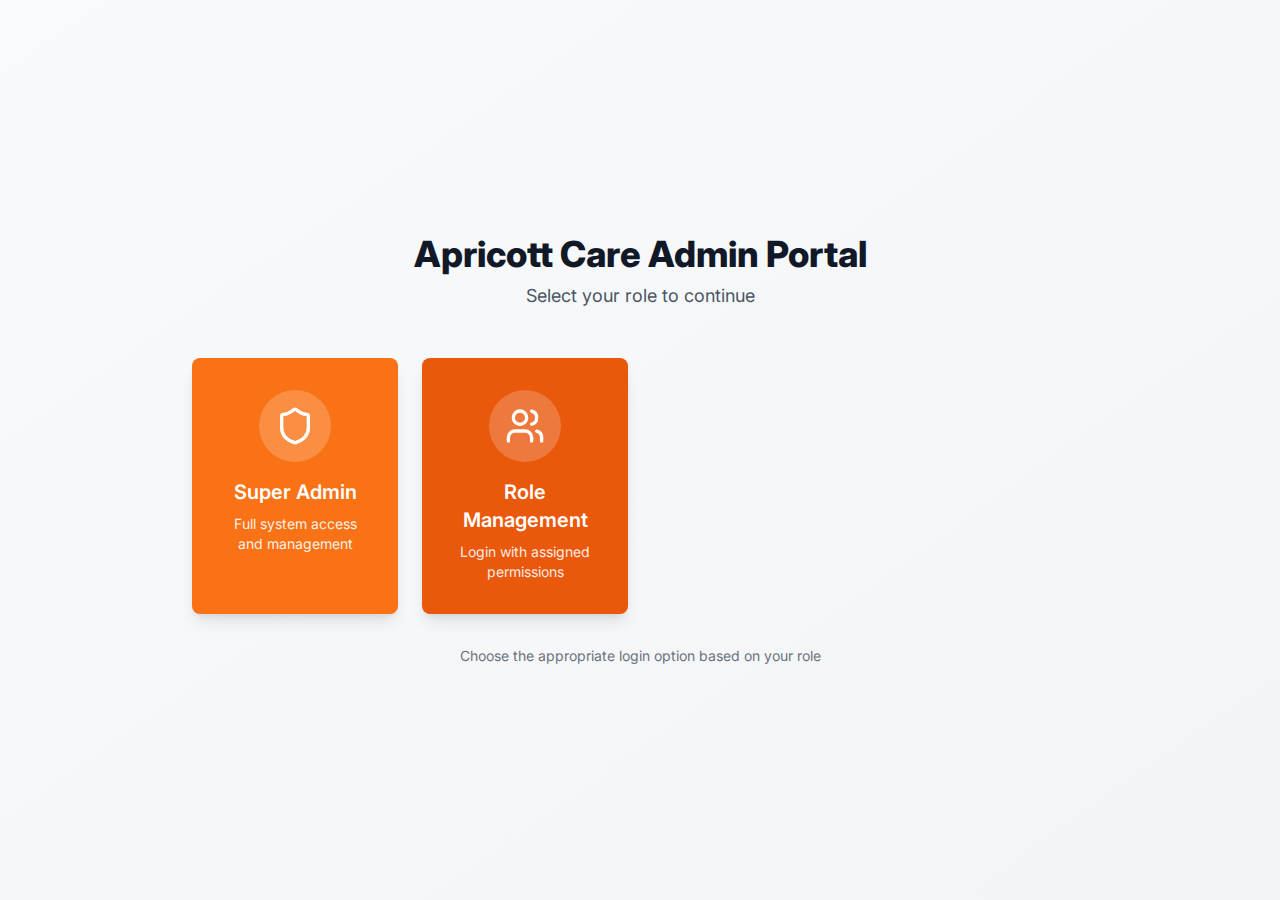
<file: index.html>
<!doctype html>
<html lang="en">
  <head>
    <meta charset="UTF-8" />
    <link rel="icon" type="image/png" href="/favicon.png" />
    <meta name="viewport" content="width=device-width, initial-scale=1.0" />
    <title>Apricott Care - Admin</title>
    <link href="https://fonts.googleapis.com/css2?family=Inter:wght@400;500;600;700&display=swap" rel="stylesheet">
    <script type="module" crossorigin src="/assets/index-Ds_fdw_6.js"></script>
    <link rel="stylesheet" crossorigin href="/assets/index-j26a3eAd.css">
  </head>
  <body>
    <div id="root"></div>
  </body>
</html>
</file>
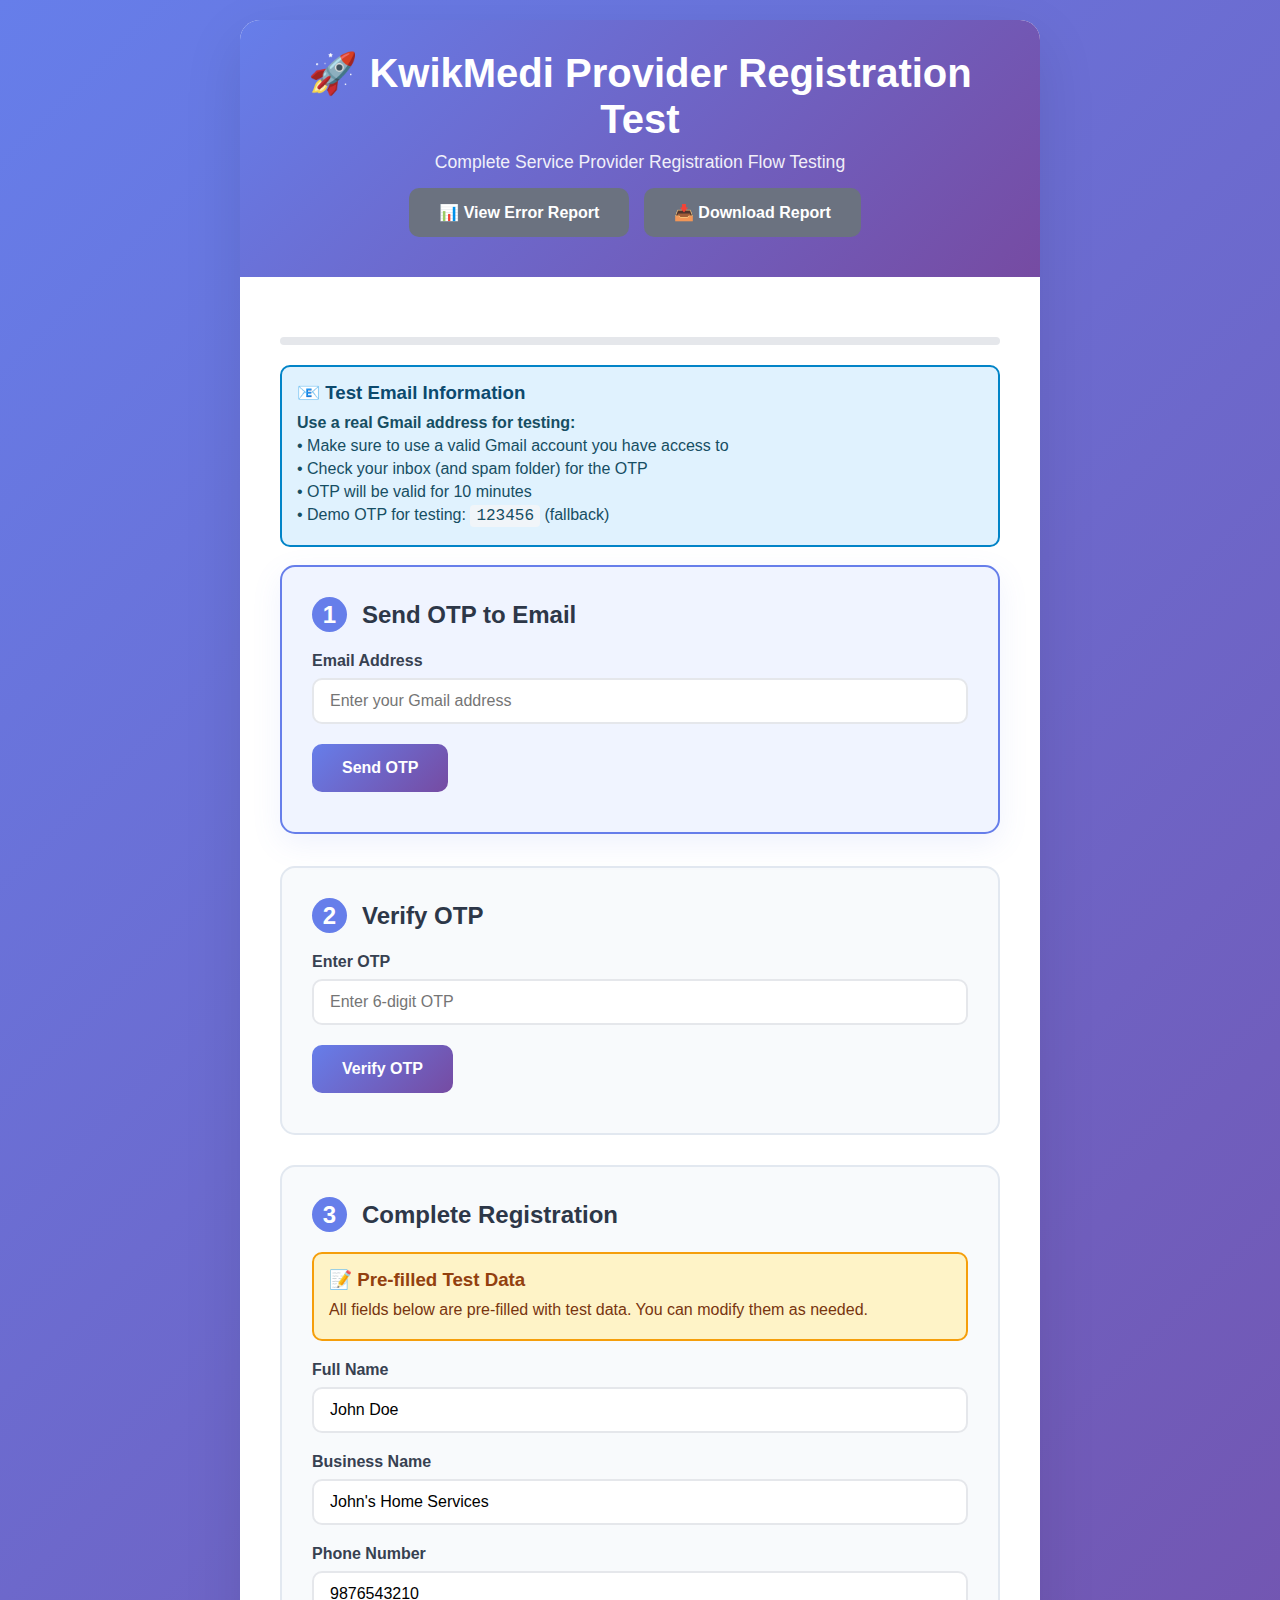
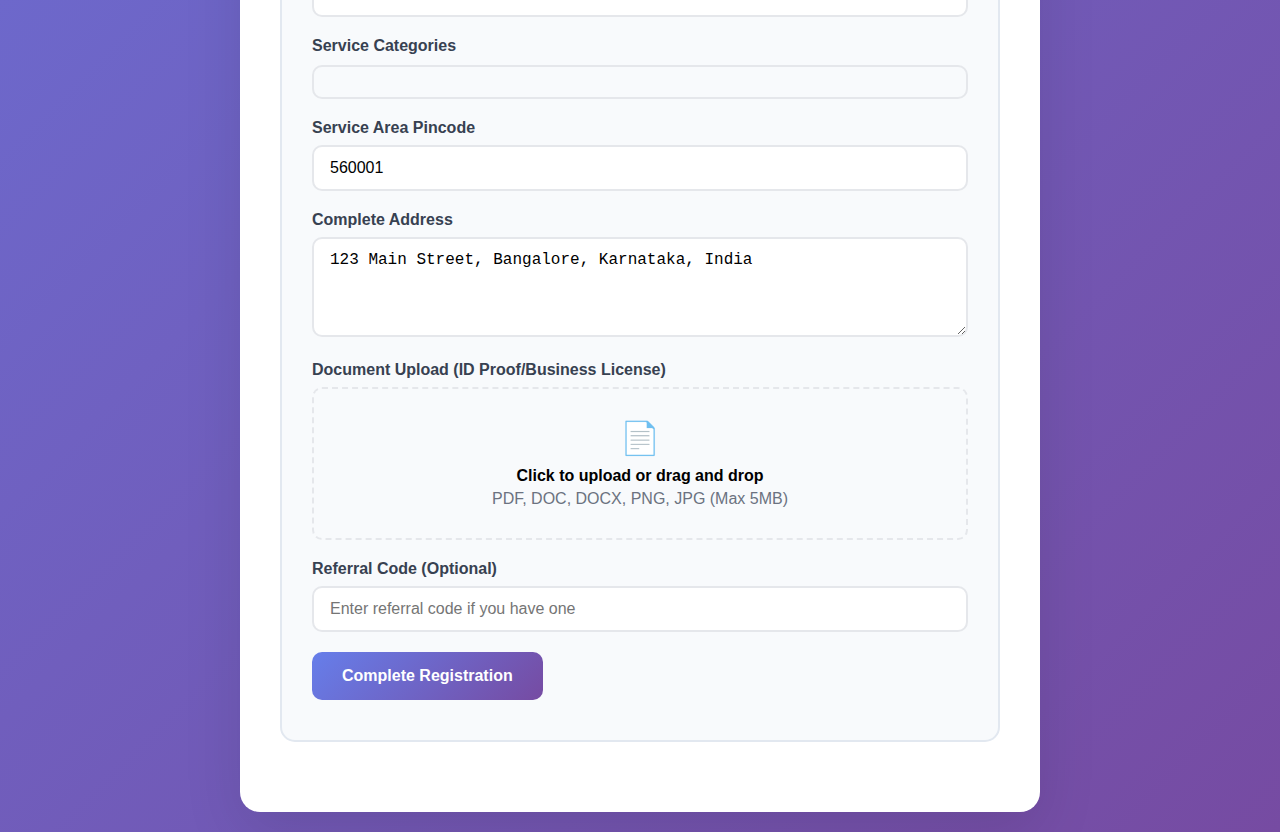
<file: test_provider_full_registration.html>
<!DOCTYPE html>
<html lang="en">
<head>
    <meta charset="UTF-8">
    <meta name="viewport" content="width=device-width, initial-scale=1.0">
    <title>KwikMedi - Service Provider Full Registration Test</title>
    <style>
        * {
            margin: 0;
            padding: 0;
            box-sizing: border-box;
        }

        body {
            font-family: 'Segoe UI', Tahoma, Geneva, Verdana, sans-serif;
            background: linear-gradient(135deg, #667eea 0%, #764ba2 100%);
            min-height: 100vh;
            padding: 20px;
        }

        .container {
            max-width: 800px;
            margin: 0 auto;
            background: white;
            border-radius: 20px;
            box-shadow: 0 20px 60px rgba(0, 0, 0, 0.1);
            overflow: hidden;
        }

        .header {
            background: linear-gradient(135deg, #667eea 0%, #764ba2 100%);
            color: white;
            text-align: center;
            padding: 30px;
        }

        .header h1 {
            font-size: 2.5rem;
            margin-bottom: 10px;
            font-weight: 700;
        }

        .header p {
            font-size: 1.1rem;
            opacity: 0.9;
        }

        .content {
            padding: 40px;
        }

        .step {
            background: #f8fafc;
            border: 2px solid #e2e8f0;
            border-radius: 15px;
            padding: 30px;
            margin-bottom: 30px;
            transition: all 0.3s ease;
        }

        .step.active {
            border-color: #667eea;
            background: #f0f4ff;
            transform: translateY(-2px);
            box-shadow: 0 10px 30px rgba(102, 126, 234, 0.1);
        }

        .step h2 {
            color: #2d3748;
            margin-bottom: 20px;
            font-size: 1.5rem;
            display: flex;
            align-items: center;
        }

        .step-number {
            background: #667eea;
            color: white;
            width: 35px;
            height: 35px;
            border-radius: 50%;
            display: flex;
            align-items: center;
            justify-content: center;
            margin-right: 15px;
            font-weight: bold;
        }

        .form-group {
            margin-bottom: 20px;
        }

        label {
            display: block;
            margin-bottom: 8px;
            font-weight: 600;
            color: #374151;
        }

        input, textarea, select {
            width: 100%;
            padding: 12px 16px;
            border: 2px solid #e5e7eb;
            border-radius: 10px;
            font-size: 1rem;
            transition: all 0.3s ease;
            background: white;
        }

        input:focus, textarea:focus, select:focus {
            outline: none;
            border-color: #667eea;
            box-shadow: 0 0 0 3px rgba(102, 126, 234, 0.1);
        }

        textarea {
            resize: vertical;
            min-height: 100px;
        }

        .checkbox-group {
            display: grid;
            grid-template-columns: repeat(auto-fit, minmax(200px, 1fr));
            gap: 10px;
            margin-top: 10px;
            max-height: 200px;
            overflow-y: auto;
            border: 2px solid #e5e7eb;
            border-radius: 10px;
            padding: 15px;
        }

        .checkbox-item {
            display: flex;
            align-items: center;
            padding: 8px;
            border-radius: 8px;
            transition: background-color 0.2s;
        }

        .checkbox-item:hover {
            background-color: #f3f4f6;
        }

        .checkbox-item input[type="checkbox"] {
            width: auto;
            margin-right: 10px;
            transform: scale(1.2);
        }

        .checkbox-item label {
            margin: 0;
            cursor: pointer;
            font-weight: 500;
        }

        .btn {
            background: linear-gradient(135deg, #667eea 0%, #764ba2 100%);
            color: white;
            padding: 15px 30px;
            border: none;
            border-radius: 10px;
            font-size: 1rem;
            font-weight: 600;
            cursor: pointer;
            transition: all 0.3s ease;
            margin-right: 10px;
            margin-bottom: 10px;
        }

        .btn:hover {
            transform: translateY(-2px);
            box-shadow: 0 10px 20px rgba(102, 126, 234, 0.3);
        }

        .btn:disabled {
            opacity: 0.5;
            cursor: not-allowed;
            transform: none;
            box-shadow: none;
        }

        .btn-secondary {
            background: #6b7280;
        }

        .btn-secondary:hover {
            background: #4b5563;
            box-shadow: 0 10px 20px rgba(107, 114, 128, 0.3);
        }

        .response {
            margin-top: 20px;
            padding: 15px;
            border-radius: 10px;
            font-weight: 500;
        }

        .response.success {
            background: #d1fae5;
            color: #065f46;
            border: 2px solid #10b981;
        }

        .response.error {
            background: #fee2e2;
            color: #991b1b;
            border: 2px solid #ef4444;
        }

        .response.info {
            background: #dbeafe;
            color: #1e40af;
            border: 2px solid #3b82f6;
        }

        .loading {
            display: inline-block;
            width: 20px;
            height: 20px;
            border: 3px solid #f3f3f3;
            border-top: 3px solid #667eea;
            border-radius: 50%;
            animation: spin 1s linear infinite;
            margin-right: 10px;
        }

        @keyframes spin {
            0% { transform: rotate(0deg); }
            100% { transform: rotate(360deg); }
        }

        .progress-bar {
            width: 100%;
            height: 8px;
            background: #e5e7eb;
            border-radius: 4px;
            margin: 20px 0;
            overflow: hidden;
        }

        .progress-fill {
            height: 100%;
            background: linear-gradient(135deg, #667eea 0%, #764ba2 100%);
            border-radius: 4px;
            transition: width 0.3s ease;
        }

        .file-upload {
            border: 2px dashed #e5e7eb;
            border-radius: 10px;
            padding: 30px;
            text-align: center;
            transition: all 0.3s ease;
            cursor: pointer;
        }

        .file-upload:hover {
            border-color: #667eea;
            background: #f8fafc;
        }

        .file-upload.dragover {
            border-color: #667eea;
            background: #f0f4ff;
        }

        .test-data {
            background: #fef3c7;
            border: 2px solid #f59e0b;
            border-radius: 10px;
            padding: 15px;
            margin-bottom: 20px;
        }

        .test-data h3 {
            color: #92400e;
            margin-bottom: 10px;
        }

        .test-data p {
            color: #78350f;
            margin: 5px 0;
        }

        .demo-email {
            background: #e0f2fe;
            border: 2px solid #0284c7;
            border-radius: 10px;
            padding: 15px;
            margin-bottom: 20px;
        }

        .demo-email h3 {
            color: #0c4a6e;
            margin-bottom: 10px;
        }

        .demo-email p {
            color: #164e63;
            margin: 5px 0;
        }

        .demo-email code {
            background: #f1f5f9;
            padding: 2px 6px;
            border-radius: 4px;
            font-family: 'Courier New', monospace;
        }
    </style>
</head>
<body>
    <div class="container">
        <div class="header">
            <h1>🚀 KwikMedi Provider Registration Test</h1>
            <p>Complete Service Provider Registration Flow Testing</p>
            <div style="margin-top: 15px;">
                <button class="btn btn-secondary" onclick="displayErrorReport()" style="margin-right: 10px;">📊 View Error Report</button>
                <button class="btn btn-secondary" onclick="downloadErrorReport()">📥 Download Report</button>
            </div>
        </div>

        <div class="content">
            <!-- Progress Bar -->
            <div class="progress-bar">
                <div class="progress-fill" id="progressFill" style="width: 0%"></div>
            </div>

            <!-- Demo Email Information -->
            <div class="demo-email">
                <h3>📧 Test Email Information</h3>
                <p><strong>Use a real Gmail address for testing:</strong></p>
                <p>• Make sure to use a valid Gmail account you have access to</p>
                <p>• Check your inbox (and spam folder) for the OTP</p>
                <p>• OTP will be valid for 10 minutes</p>
                <p>• Demo OTP for testing: <code>123456</code> (fallback)</p>
            </div>

            <!-- Step 1: Send OTP -->
            <div class="step active" id="step1">
                <h2><span class="step-number">1</span>Send OTP to Email</h2>
                
                <div class="form-group">
                    <label for="email">Email Address</label>
                    <input type="email" id="email" placeholder="Enter your Gmail address" required>
                </div>

                <button class="btn" onclick="sendOTP()">
                    <span id="sendOTPLoader"></span>
                    Send OTP
                </button>

                <div id="otpResponse" class="response" style="display: none;"></div>
            </div>

            <!-- Step 2: Verify OTP -->
            <div class="step" id="step2">
                <h2><span class="step-number">2</span>Verify OTP</h2>
                
                <div class="form-group">
                    <label for="otp">Enter OTP</label>
                    <input type="text" id="otp" placeholder="Enter 6-digit OTP" maxlength="6">
                </div>

                <button class="btn" onclick="verifyOTP()">
                    <span id="verifyOTPLoader"></span>
                    Verify OTP
                </button>

                <div id="verifyResponse" class="response" style="display: none;"></div>
            </div>

            <!-- Step 3: Complete Registration -->
            <div class="step" id="step3">
                <h2><span class="step-number">3</span>Complete Registration</h2>
                
                <div class="test-data">
                    <h3>📝 Pre-filled Test Data</h3>
                    <p>All fields below are pre-filled with test data. You can modify them as needed.</p>
                </div>

                <form id="registrationForm">
                    <div class="form-group">
                        <label for="name">Full Name</label>
                        <input type="text" id="name" name="name" value="John Doe" required>
                    </div>

                    <div class="form-group">
                        <label for="business_name">Business Name</label>
                        <input type="text" id="business_name" name="business_name" value="John's Home Services" required>
                    </div>

                    <div class="form-group">
                        <label for="phone_number">Phone Number</label>
                        <input type="tel" id="phone_number" name="phone_number" value="9876543210" required>
                    </div>

                    <div class="form-group">
                        <label for="service_type">Service Categories</label>
                        <div class="checkbox-group" id="serviceTypesContainer">
                            <!-- Service types will be loaded dynamically -->
                        </div>
                    </div>

                    <div class="form-group">
                        <label for="pincode">Service Area Pincode</label>
                        <input type="text" id="pincode" name="pincode" value="560001" maxlength="6" required>
                    </div>

                    <div class="form-group">
                        <label for="address">Complete Address</label>
                        <textarea id="address" name="address" required>123 Main Street, Bangalore, Karnataka, India</textarea>
                    </div>

                    <div class="form-group">
                        <label for="document">Document Upload (ID Proof/Business License)</label>
                        <div class="file-upload" onclick="document.getElementById('document').click()">
                            <input type="file" id="document" name="document" accept=".pdf,.doc,.docx,.png,.jpg,.jpeg" style="display: none;" onchange="handleFileUpload(this)">
                            <div id="fileUploadText">
                                <div style="font-size: 2rem; margin-bottom: 10px;">📄</div>
                                <p><strong>Click to upload or drag and drop</strong></p>
                                <p style="color: #6b7280; margin-top: 5px;">PDF, DOC, DOCX, PNG, JPG (Max 5MB)</p>
                            </div>
                        </div>
                    </div>

                    <div class="form-group">
                        <label for="referral">Referral Code (Optional)</label>
                        <input type="text" id="referral" name="referral" placeholder="Enter referral code if you have one">
                    </div>

                    <button type="button" class="btn" onclick="completeRegistration()">
                        <span id="registerLoader"></span>
                        Complete Registration
                    </button>
                </form>

                <div id="registerResponse" class="response" style="display: none;"></div>
            </div>

            <!-- Step 4: Results -->
            <div class="step" id="step4" style="display: none;">
                <h2><span class="step-number">✓</span>Registration Complete!</h2>
                <div class="response success">
                    <p><strong>🎉 Congratulations!</strong></p>
                    <p>Your service provider registration has been completed successfully!</p>
                    <p>Please wait for admin approval to start receiving service requests.</p>
                </div>

                <button class="btn btn-secondary" onclick="resetTest()">Reset Test</button>
            </div>

            <!-- Error Report Section -->
            <div class="step" id="errorReportSection" style="display: none;">
                <h2><span class="step-number">📊</span>Error Report & Diagnostics</h2>
                
                <div class="test-data">
                    <h3>🔍 Known Issues & Solutions</h3>
                    <div style="text-align: left;">
                        <p><strong>1. CORS Issues:</strong></p>
                        <ul style="margin-left: 20px; margin-bottom: 15px;">
                            <li>Error: "Load failed" or "CORS policy" errors</li>
                            <li>Solution: Ensure backend server is running with CORS enabled</li>
                            <li>Check: Backend should be accessible at http://localhost:5001</li>
                        </ul>
                        
                        <p><strong>2. Network Connectivity:</strong></p>
                        <ul style="margin-left: 20px; margin-bottom: 15px;">
                            <li>Error: "Failed to fetch" or connection refused</li>
                            <li>Solution: Start backend server with: <code>python3 app.py</code></li>
                            <li>Check: Verify port 5001 is not blocked by firewall</li>
                        </ul>
                        
                        <p><strong>3. Database Connection:</strong></p>
                        <ul style="margin-left: 20px; margin-bottom: 15px;">
                            <li>Error: "Database connection failed"</li>
                            <li>Solution: Ensure MySQL database is running and configured</li>
                            <li>Check: Database credentials in app.py configuration</li>
                        </ul>
                        
                        <p><strong>4. File Upload Issues:</strong></p>
                        <ul style="margin-left: 20px; margin-bottom: 15px;">
                            <li>Error: "Document upload failed"</li>
                            <li>Solution: Check file size (max 5MB) and format (PDF, DOC, PNG, JPG)</li>
                            <li>Check: Ensure uploads directory has write permissions</li>
                        </ul>
                        
                        <p><strong>5. Email/OTP Issues:</strong></p>
                        <ul style="margin-left: 20px; margin-bottom: 15px;">
                            <li>Error: "OTP not received" or "Email sending failed"</li>
                            <li>Solution: Check email configuration in backend</li>
                            <li>Fallback: Use test OTP "123456" for development</li>
                        </ul>
                    </div>
                </div>

                <div class="demo-email">
                    <h3>🛠️ Troubleshooting Steps</h3>
                    <div style="text-align: left;">
                        <p><strong>Step 1: Check Backend Status</strong></p>
                        <p>• Open terminal and run: <code>curl http://localhost:5001/user/categories</code></p>
                        <p>• Should return JSON with categories list</p>
                        
                        <p><strong>Step 2: Check Frontend Status</strong></p>
                        <p>• Open browser and go to: <code>http://localhost:5173</code></p>
                        <p>• Should load the React application</p>
                        
                        <p><strong>Step 3: Check Database</strong></p>
                        <p>• Ensure MySQL is running</p>
                        <p>• Check database connection in backend logs</p>
                        
                        <p><strong>Step 4: Check File Permissions</strong></p>
                        <p>• Ensure uploads directory exists and is writable</p>
                        <p>• Check backend logs for file upload errors</p>
                    </div>
                </div>

                <div class="form-group">
                    <label>System Information</label>
                    <div style="background: #f3f4f6; padding: 15px; border-radius: 8px; font-family: monospace; font-size: 12px;">
                        <div id="systemInfo">Loading system information...</div>
                    </div>
                </div>

                <button class="btn" onclick="runDiagnostics()">🔧 Run Full Diagnostics</button>
                <button class="btn btn-secondary" onclick="document.getElementById('errorReportSection').style.display='none'">Close Report</button>
            </div>
        </div>
    </div>

    <script>
        let currentStep = 1;
        let providerEmail = '';
        let serviceTypes = [];
        
        // Error tracking and reporting
        const errorReport = {
            timestamp: new Date().toISOString(),
            errors: [],
            warnings: [],
            steps: {
                step1: { status: 'pending', errors: [], timestamp: null },
                step2: { status: 'pending', errors: [], timestamp: null },
                step3: { status: 'pending', errors: [], timestamp: null }
            },
            networkIssues: [],
            validationErrors: [],
            backendStatus: 'unknown'
        };

        // Error reporting functions
        function logError(step, error, details = {}) {
            const errorEntry = {
                step: step,
                error: error,
                details: details,
                timestamp: new Date().toISOString(),
                userAgent: navigator.userAgent,
                url: window.location.href
            };
            
            errorReport.errors.push(errorEntry);
            errorReport.steps[step].errors.push(errorEntry);
            
            console.error(`[${step}] ${error}`, details);
        }

        function logWarning(step, warning, details = {}) {
            const warningEntry = {
                step: step,
                warning: warning,
                details: details,
                timestamp: new Date().toISOString()
            };
            
            errorReport.warnings.push(warningEntry);
            console.warn(`[${step}] ${warning}`, details);
        }

        function logNetworkIssue(url, error, response = null) {
            const networkIssue = {
                url: url,
                error: error,
                response: response,
                timestamp: new Date().toISOString()
            };
            
            errorReport.networkIssues.push(networkIssue);
            console.error(`[NETWORK] ${url}: ${error}`, response);
        }

        function logValidationError(field, error, value = null) {
            const validationError = {
                field: field,
                error: error,
                value: value,
                timestamp: new Date().toISOString()
            };
            
            errorReport.validationErrors.push(validationError);
            console.error(`[VALIDATION] ${field}: ${error}`, value);
        }

        function logInfo(message, details = {}) {
            console.info(`[INFO] ${message}`, details);
        }

        function updateStepStatus(step, status, error = null) {
            errorReport.steps[step].status = status;
            errorReport.steps[step].timestamp = new Date().toISOString();
            
            if (error) {
                logError(step, error);
            }
        }

        function generateErrorReport() {
            const report = {
                ...errorReport,
                summary: {
                    totalErrors: errorReport.errors.length,
                    totalWarnings: errorReport.warnings.length,
                    networkIssues: errorReport.networkIssues.length,
                    validationErrors: errorReport.validationErrors.length,
                    completedSteps: Object.values(errorReport.steps).filter(s => s.status === 'completed').length,
                    failedSteps: Object.values(errorReport.steps).filter(s => s.status === 'failed').length
                }
            };
            
            return report;
        }

        function displayErrorReport() {
            // Show the full error report section
            document.getElementById('errorReportSection').style.display = 'block';
            document.getElementById('errorReportSection').scrollIntoView({ behavior: 'smooth' });
            
            // Update system information
            updateSystemInfo();
        }

        function updateSystemInfo() {
            const systemInfo = document.getElementById('systemInfo');
            const info = {
                userAgent: navigator.userAgent,
                platform: navigator.platform,
                language: navigator.language,
                cookieEnabled: navigator.cookieEnabled,
                onLine: navigator.onLine,
                timestamp: new Date().toISOString(),
                url: window.location.href,
                referrer: document.referrer,
                screen: {
                    width: screen.width,
                    height: screen.height,
                    colorDepth: screen.colorDepth
                },
                viewport: {
                    width: window.innerWidth,
                    height: window.innerHeight
                }
            };
            
            systemInfo.innerHTML = JSON.stringify(info, null, 2);
        }

        async function runDiagnostics() {
            const diagnostics = {
                timestamp: new Date().toISOString(),
                tests: {}
            };
            
            // Test 1: Backend connectivity
            try {
                const response = await fetch('http://localhost:5001/user/categories', {
                    method: 'GET',
                    headers: { 'Content-Type': 'application/json' },
                    mode: 'cors'
                });
                
                diagnostics.tests.backendConnectivity = {
                    status: response.ok ? 'pass' : 'fail',
                    statusCode: response.status,
                    responseTime: Date.now(),
                    details: response.ok ? 'Backend is accessible' : `HTTP ${response.status}`
                };
            } catch (error) {
                diagnostics.tests.backendConnectivity = {
                    status: 'fail',
                    error: error.message,
                    details: 'Backend server is not accessible'
                };
            }
            
            // Test 2: CORS support
            try {
                const response = await fetch('http://localhost:5001/user/categories', {
                    method: 'OPTIONS',
                    headers: { 'Content-Type': 'application/json' },
                    mode: 'cors'
                });
                
                diagnostics.tests.corsSupport = {
                    status: response.ok ? 'pass' : 'fail',
                    statusCode: response.status,
                    details: response.ok ? 'CORS is properly configured' : 'CORS issues detected'
                };
            } catch (error) {
                diagnostics.tests.corsSupport = {
                    status: 'fail',
                    error: error.message,
                    details: 'CORS test failed'
                };
            }
            
            // Test 3: Service types endpoint
            try {
                const response = await fetch('http://localhost:5001/user/categories');
                const data = await response.json();
                
                diagnostics.tests.serviceTypesEndpoint = {
                    status: (response.ok && data.success && data.categories) ? 'pass' : 'fail',
                    statusCode: response.status,
                    categoriesCount: data.categories ? data.categories.length : 0,
                    details: data.success ? 'Service types loaded successfully' : 'Invalid response format'
                };
            } catch (error) {
                diagnostics.tests.serviceTypesEndpoint = {
                    status: 'fail',
                    error: error.message,
                    details: 'Service types endpoint failed'
                };
            }
            
            // Test 4: File upload capability
            try {
                const testFile = new File(['test content'], 'test.txt', { type: 'text/plain' });
                const formData = new FormData();
                formData.append('test', testFile);
                
                diagnostics.tests.fileUploadCapability = {
                    status: 'pass',
                    details: 'File upload capability is available',
                    supportedTypes: ['text/plain', 'application/pdf', 'image/png', 'image/jpeg']
                };
            } catch (error) {
                diagnostics.tests.fileUploadCapability = {
                    status: 'fail',
                    error: error.message,
                    details: 'File upload capability test failed'
                };
            }
            
            // Display diagnostics results
            const report = generateErrorReport();
            const diagnosticsHTML = `
                <div style="background: #f3f4f6; padding: 15px; border-radius: 8px; margin-top: 15px;">
                    <h4>🔧 Diagnostic Results</h4>
                    <div style="font-family: monospace; font-size: 12px;">
                        ${Object.entries(diagnostics.tests).map(([test, result]) => `
                            <div style="margin: 5px 0; padding: 5px; border-radius: 4px; background: ${result.status === 'pass' ? '#d1fae5' : '#fee2e2'};">
                                <strong>${test}:</strong> ${result.status === 'pass' ? '✅' : '❌'} ${result.details}
                                ${result.statusCode ? ` (${result.statusCode})` : ''}
                            </div>
                        `).join('')}
                    </div>
                </div>
            `;
            
            document.getElementById('errorReportSection').insertAdjacentHTML('beforeend', diagnosticsHTML);
            
            // Add to error report
            errorReport.diagnostics = diagnostics;
        }

        function downloadErrorReport() {
            const report = generateErrorReport();
            const blob = new Blob([JSON.stringify(report, null, 2)], { type: 'application/json' });
            const url = URL.createObjectURL(blob);
            const a = document.createElement('a');
            a.href = url;
            a.download = `KwikMedi-error-report-${new Date().toISOString().split('T')[0]}.json`;
            document.body.appendChild(a);
            a.click();
            document.body.removeChild(a);
            URL.revokeObjectURL(url);
        }

        // Global error handler
        window.addEventListener('error', function(event) {
            logError('global', event.error?.message || event.message, {
                filename: event.filename,
                lineno: event.lineno,
                colno: event.colno,
                stack: event.error?.stack
            });
            displayErrorReport();
        });

        window.addEventListener('unhandledrejection', function(event) {
            logError('global', 'Unhandled Promise Rejection', {
                reason: event.reason?.toString(),
                stack: event.reason?.stack
            });
            displayErrorReport();
            
            // Prevent the default behavior (console error)
            event.preventDefault();
        });

        // Additional error handling for fetch operations
        const originalFetch = window.fetch;
        window.fetch = function(...args) {
            return originalFetch.apply(this, args)
                .then(response => {
                    if (!response.ok) {
                        logNetworkIssue(args[0], `HTTP ${response.status}: ${response.statusText}`, {
                            status: response.status,
                            statusText: response.statusText
                        });
                    }
                    return response;
                })
                .catch(error => {
                    logNetworkIssue(args[0], error.message, error);
                    throw error;
                });
        };

        // Initialize the test
        document.addEventListener('DOMContentLoaded', function() {
            loadServiceTypes();
            setupFileUpload();
        });

        // Load service categories
        async function loadServiceTypes() {
            try {
                const response = await fetch('http://localhost:5001/user/categories', {
                    method: 'GET',
                    headers: {
                        'Content-Type': 'application/json',
                    },
                    mode: 'cors'
                });
                
                if (!response.ok) {
                    const errorMsg = `HTTP error! status: ${response.status}`;
                    logNetworkIssue('http://localhost:5001/user/categories', errorMsg, {
                        status: response.status,
                        statusText: response.statusText
                    });
                    throw new Error(errorMsg);
                }
                
                const data = await response.json();
                
                // Handle both response formats (with and without success field)
                if ((data.success && data.categories) || data.categories) {
                    serviceTypes = data.categories;
                    renderServiceTypes();
                    logInfo('Service types loaded successfully', { count: data.categories.length });
                } else {
                    const errorMsg = 'Invalid response format from categories API';
                    logError('initialization', errorMsg, { response: data });
                    throw new Error(errorMsg);
                }
            } catch (error) {
                logError('initialization', 'Failed to load service types', {
                    error: error.message,
                    stack: error.stack
                });
                
                // Use fallback data
                serviceTypes = [
                    { name: 'Plumbing' },
                    { name: 'Electrical' },
                    { name: 'AC Repair' },
                    { name: 'Carpentry' },
                    { name: 'Painting' },
                    { name: 'Cleaning' },
                    { name: 'Pest Control' },
                    { name: 'Appliance Repair' },
                    { name: 'Home Appliances' },
                    { name: 'Beauty & Spa' }
                ];
                renderServiceTypes();
                logWarning('initialization', 'Using fallback service types', { count: serviceTypes.length });
            }
        }

        // Render service types as checkboxes
        function renderServiceTypes() {
            const container = document.getElementById('serviceTypesContainer');
            container.innerHTML = '';
            
            serviceTypes.forEach((service, index) => {
                const div = document.createElement('div');
                div.className = 'checkbox-item';
                
                div.innerHTML = `
                    <input type="checkbox" id="service_${index}" name="service_type" value="${service.name}" ${index < 3 ? 'checked' : ''}>
                    <label for="service_${index}">${service.name}</label>
                `;
                
                container.appendChild(div);
            });
        }

        // Setup file upload drag and drop
        function setupFileUpload() {
            const fileUpload = document.querySelector('.file-upload');
            
            fileUpload.addEventListener('dragover', function(e) {
                e.preventDefault();
                this.classList.add('dragover');
            });
            
            fileUpload.addEventListener('dragleave', function(e) {
                e.preventDefault();
                this.classList.remove('dragover');
            });
            
            fileUpload.addEventListener('drop', function(e) {
                e.preventDefault();
                this.classList.remove('dragover');
                
                const files = e.dataTransfer.files;
                if (files.length > 0) {
                    document.getElementById('document').files = files;
                    handleFileUpload(document.getElementById('document'));
                }
            });
        }

        // Handle file upload
        function handleFileUpload(input) {
            const file = input.files[0];
            const textElement = document.getElementById('fileUploadText');
            
            if (file) {
                textElement.innerHTML = `
                    <div style="font-size: 2rem; margin-bottom: 10px;">✅</div>
                    <p><strong>File Selected: ${file.name}</strong></p>
                    <p style="color: #6b7280; margin-top: 5px;">Size: ${(file.size / 1024 / 1024).toFixed(2)} MB</p>
                `;
            }
        }

        // Step 1: Send OTP
        async function sendOTP() {
            const email = document.getElementById('email').value.trim();
            const loader = document.getElementById('sendOTPLoader');
            const response = document.getElementById('otpResponse');
            
            if (!email) {
                logValidationError('email', 'Email address is required');
                showResponse('otpResponse', 'Please enter an email address', 'error');
                return;
            }
            
            if (!isValidEmail(email)) {
                logValidationError('email', 'Invalid email format', email);
                showResponse('otpResponse', 'Please enter a valid email address', 'error');
                return;
            }
            
            loader.innerHTML = '<div class="loading"></div>';
            updateStepStatus('step1', 'in_progress');
            
            try {
                const res = await fetch('http://localhost:5001/provider/send-otp', {
                    method: 'POST',
                    headers: {
                        'Content-Type': 'application/json'
                    },
                    body: JSON.stringify({ email })
                });
                
                if (!res.ok) {
                    const errorMsg = `HTTP error! status: ${res.status}`;
                    logNetworkIssue('http://localhost:5001/provider/send-otp', errorMsg, {
                        status: res.status,
                        statusText: res.statusText,
                        email: email
                    });
                    throw new Error(errorMsg);
                }
                
                const data = await res.json();
                
                if (data.success) {
                    providerEmail = email;
                    updateStepStatus('step1', 'completed');
                    showResponse('otpResponse', `✅ OTP sent successfully to ${email}! Check your inbox (and spam folder). Test OTP: ${data.otp || '123456'}`, 'success');
                    activateStep(2);
                    updateProgress(33);
                    logInfo('OTP sent successfully', { email: email, otp: data.otp });
                } else {
                    const errorMsg = data.message || 'Unknown error';
                    logError('step1', 'OTP send failed', { email: email, response: data });
                    updateStepStatus('step1', 'failed', errorMsg);
                    showResponse('otpResponse', `❌ ${errorMsg}`, 'error');
                }
            } catch (error) {
                const errorMsg = `Failed to send OTP: ${error.message}`;
                logError('step1', errorMsg, { 
                    email: email, 
                    error: error.message,
                    stack: error.stack 
                });
                updateStepStatus('step1', 'failed', errorMsg);
                showResponse('otpResponse', '❌ Failed to send OTP. Please check if the backend server is running.', 'error');
                displayErrorReport();
            } finally {
                loader.innerHTML = '';
            }
        }

        // Step 2: Verify OTP
        async function verifyOTP() {
            const otp = document.getElementById('otp').value.trim();
            const loader = document.getElementById('verifyOTPLoader');
            
            if (!otp) {
                showResponse('verifyResponse', 'Please enter the OTP', 'error');
                return;
            }
            
            if (!providerEmail) {
                showResponse('verifyResponse', 'Please send OTP first', 'error');
                return;
            }
            
            loader.innerHTML = '<div class="loading"></div>';
            
            try {
                const res = await fetch('http://localhost:5001/provider/verify-otp', {
                    method: 'POST',
                    headers: {
                        'Content-Type': 'application/json'
                    },
                    body: JSON.stringify({ 
                        email: providerEmail, 
                        otp: otp 
                    })
                });
                
                const data = await res.json();
                
                if (data.success) {
                    if (data.is_existing) {
                        showResponse('verifyResponse', '✅ Login successful! You are already registered.', 'success');
                        document.getElementById('step4').style.display = 'block';
                        updateProgress(100);
                    } else {
                        showResponse('verifyResponse', '✅ OTP verified successfully! Please complete your registration.', 'success');
                        document.getElementById('email').value = data.email;
                        activateStep(3);
                        updateProgress(66);
                    }
                } else {
                    showResponse('verifyResponse', `❌ ${data.message}`, 'error');
                }
            } catch (error) {
                console.error('Error verifying OTP:', error);
                showResponse('verifyResponse', '❌ Failed to verify OTP. Please try again.', 'error');
            } finally {
                loader.innerHTML = '';
            }
        }

        // Step 3: Complete Registration
        async function completeRegistration() {
            const loader = document.getElementById('registerLoader');
            const form = document.getElementById('registrationForm');
            const formData = new FormData();
            
            try {
                // Get form data
                const name = document.getElementById('name').value.trim();
                const business_name = document.getElementById('business_name').value.trim();
                const phone_number = document.getElementById('phone_number').value.trim();
                const pincode = document.getElementById('pincode').value.trim();
                const address = document.getElementById('address').value.trim();
                const referral = document.getElementById('referral').value.trim();
                const documentFile = document.getElementById('document').files[0];
                
                logInfo('Starting registration process', { 
                    name, business_name, phone_number, pincode, 
                    hasDocument: !!documentFile, referral 
                });
            
                // Get selected service types
                const selectedServices = [];
                const serviceCheckboxes = document.querySelectorAll('input[name="service_type"]:checked');
                serviceCheckboxes.forEach(checkbox => {
                    selectedServices.push(checkbox.value);
                });
                
                logInfo('Selected services', { selectedServices });
                
                // Validation
                if (!name || !business_name || !phone_number || !pincode || !address) {
                    const errorMsg = 'Please fill in all required fields';
                    logValidationError('form', errorMsg);
                    showResponse('registerResponse', `❌ ${errorMsg}`, 'error');
                    return;
                }
                
                if (selectedServices.length === 0) {
                    const errorMsg = 'Please select at least one service category';
                    logValidationError('service_type', errorMsg);
                    showResponse('registerResponse', `❌ ${errorMsg}`, 'error');
                    return;
                }
                
                if (!documentFile) {
                    const errorMsg = 'Please upload a document';
                    logValidationError('document', errorMsg);
                    showResponse('registerResponse', `❌ ${errorMsg}`, 'error');
                    return;
                }
                
                if (pincode.length !== 6 || !/^\d{6}$/.test(pincode)) {
                    const errorMsg = 'Please enter a valid 6-digit pincode';
                    logValidationError('pincode', errorMsg, pincode);
                    showResponse('registerResponse', `❌ ${errorMsg}`, 'error');
                    return;
                }
                
                if (phone_number.length !== 10 || !/^\d{10}$/.test(phone_number)) {
                    const errorMsg = 'Please enter a valid 10-digit phone number';
                    logValidationError('phone_number', errorMsg, phone_number);
                    showResponse('registerResponse', `❌ ${errorMsg}`, 'error');
                    return;
                }
                
                loader.innerHTML = '<div class="loading"></div>';
                updateStepStatus('step3', 'in_progress');
                
                // Prepare form data
                formData.append('name', name);
                formData.append('email', providerEmail);
                formData.append('business_name', business_name);
                formData.append('phone_number', phone_number);
                formData.append('pincode', pincode);
                formData.append('address', address);
                formData.append('document', documentFile);
                
                if (referral) {
                    formData.append('referral', referral);
                }
                
                // Append service types
                selectedServices.forEach(service => {
                    formData.append('service_type[]', service);
                });
                
                logInfo('Sending registration request', { 
                    email: providerEmail, 
                    serviceCount: selectedServices.length,
                    hasDocument: !!documentFile 
                });
                
                const res = await fetch('http://localhost:5001/provider/register', {
                    method: 'POST',
                    body: formData
                });
                
                if (!res.ok) {
                    const errorMsg = `HTTP error! status: ${res.status}`;
                    logNetworkIssue('http://localhost:5001/provider/register', errorMsg, {
                        status: res.status,
                        statusText: res.statusText
                    });
                    throw new Error(errorMsg);
                }
                
                let data;
                try {
                    const responseText = await res.text();
                    logInfo('Raw response received', { responseText: responseText.substring(0, 200) });
                    data = JSON.parse(responseText);
                } catch (parseError) {
                    logError('step3', 'Failed to parse response', { 
                        parseError: parseError.message,
                        responseText: responseText || 'No response text available'
                    });
                    throw new Error('Invalid response format from server');
                }
                
                logInfo('Registration response received', { success: data.success, message: data.message });
                
                if (data.success) {
                    updateStepStatus('step3', 'completed');
                    showResponse('registerResponse', '🎉 Registration completed successfully! Please wait for admin approval.', 'success');
                    document.getElementById('step4').style.display = 'block';
                    updateProgress(100);
                    
                    // Auto-scroll to results
                    setTimeout(() => {
                        document.getElementById('step4').scrollIntoView({ behavior: 'smooth' });
                    }, 1000);
                } else {
                    const errorMsg = data.message || 'Registration failed';
                    logError('step3', 'Registration failed', { response: data });
                    updateStepStatus('step3', 'failed', errorMsg);
                    showResponse('registerResponse', `❌ ${errorMsg}`, 'error');
                }
            } catch (error) {
                const errorMsg = `Failed to complete registration: ${error.message}`;
                logError('step3', errorMsg, { 
                    error: error.message,
                    stack: error.stack 
                });
                updateStepStatus('step3', 'failed', errorMsg);
                showResponse('registerResponse', `❌ ${errorMsg}`, 'error');
                displayErrorReport();
            } finally {
                loader.innerHTML = '';
            }
        }

        // Utility functions
        function isValidEmail(email) {
            const emailRegex = /^[^\s@]+@[^\s@]+\.[^\s@]+$/;
            return emailRegex.test(email);
        }

        function showResponse(elementId, message, type) {
            const element = document.getElementById(elementId);
            element.textContent = message;
            element.className = `response ${type}`;
            element.style.display = 'block';
        }

        function activateStep(stepNumber) {
            // Remove active class from all steps
            document.querySelectorAll('.step').forEach(step => {
                step.classList.remove('active');
            });
            
            // Add active class to current step
            document.getElementById(`step${stepNumber}`).classList.add('active');
            currentStep = stepNumber;
        }

        function updateProgress(percentage) {
            document.getElementById('progressFill').style.width = `${percentage}%`;
        }

        function resetTest() {
            // Reset all form fields
            document.getElementById('email').value = '';
            document.getElementById('otp').value = '';
            document.getElementById('registrationForm').reset();
            
            // Reset state
            currentStep = 1;
            providerEmail = '';
            
            // Reset error report
            errorReport.errors = [];
            errorReport.warnings = [];
            errorReport.networkIssues = [];
            errorReport.validationErrors = [];
            errorReport.steps = {
                step1: { status: 'pending', errors: [], timestamp: null },
                step2: { status: 'pending', errors: [], timestamp: null },
                step3: { status: 'pending', errors: [], timestamp: null }
            };
            
            // Reset UI
            document.querySelectorAll('.response').forEach(el => {
                el.style.display = 'none';
            });
            
            document.getElementById('step4').style.display = 'none';
            document.getElementById('errorReportSection').style.display = 'none';
            
            // Remove any floating error reports
            const existingReport = document.getElementById('errorReport');
            if (existingReport) {
                existingReport.remove();
            }
            
            activateStep(1);
            updateProgress(0);
            
            // Reset file upload
            document.getElementById('fileUploadText').innerHTML = `
                <div style="font-size: 2rem; margin-bottom: 10px;">📄</div>
                <p><strong>Click to upload or drag and drop</strong></p>
                <p style="color: #6b7280; margin-top: 5px;">PDF, DOC, DOCX, PNG, JPG (Max 5MB)</p>
            `;
            
            // Reload service types and pre-select some
            renderServiceTypes();
            
            // Scroll to top
            window.scrollTo({ top: 0, behavior: 'smooth' });
            
            logInfo('Test reset completed');
        }
    </script>
</body>
</html>
</file>
<file: assets/index-j26a3eAd.css>
.invoice-overlay{position:fixed;inset:0;background-color:#000000b3;display:flex;align-items:center;justify-content:center;z-index:10000;padding:20px;overflow-y:auto}.invoice-modal{background:#fff;border-radius:8px;max-width:900px;width:100%;max-height:95vh;overflow-y:auto;box-shadow:0 20px 60px #0000004d}.invoice-container{padding:40px;background:#fff}.invoice-header{display:flex;justify-content:space-between;margin-bottom:30px;padding-bottom:20px;border-bottom:3px solid #0080C7}.invoice-company-info{display:flex;gap:20px}.invoice-logo img{width:80px;height:auto;-o-object-fit:contain;object-fit:contain}.invoice-company-details h1{margin:0 0 10px;font-size:28px;font-weight:700;color:#0080c7}.invoice-company-details p{margin:5px 0;font-size:14px;color:#666;line-height:1.5}.invoice-title-section{text-align:right}.invoice-title{font-size:24px;font-weight:700;margin:0 0 15px;color:#333;letter-spacing:1px}.invoice-meta{font-size:14px;color:#666}.invoice-meta p{margin:5px 0}.invoice-address-section{display:grid;grid-template-columns:1fr 1fr;gap:30px;margin-bottom:30px}.invoice-address-box{background:#f8f9fa;padding:15px;border-radius:6px}.invoice-address-title{font-size:14px;font-weight:600;margin:0 0 10px;color:#0080c7;text-transform:uppercase}.invoice-address-name{font-size:16px;font-weight:600;margin:0 0 8px;color:#333}.invoice-address-text{font-size:14px;color:#666;margin:0;line-height:1.6}.invoice-items-section{margin-bottom:30px}.invoice-table{width:100%;border-collapse:collapse;margin-bottom:20px}.invoice-table thead{background-color:#0080c7;color:#fff}.invoice-table th{padding:12px;text-align:left;font-size:14px;font-weight:600;text-transform:uppercase}.invoice-table tbody tr{border-bottom:1px solid #e0e0e0}.invoice-table tbody tr:nth-child(2n){background-color:#f8f9fa}.invoice-table td{padding:12px;font-size:14px;color:#333}.invoice-table-sno{width:50px;text-align:center}.invoice-table-item{width:auto}.invoice-table-item-cell{min-width:200px}.invoice-item-details{font-size:12px;color:#666;margin-top:4px}.invoice-table-qty{width:80px;text-align:center}.invoice-table-price{width:120px;text-align:right}.invoice-table-amount{width:120px;text-align:right;font-weight:600}.invoice-totals-section{display:flex;justify-content:flex-end;margin-bottom:30px}.invoice-totals-box{width:350px;border:2px solid #e0e0e0;border-radius:6px;padding:20px;background:#f8f9fa}.invoice-total-row{display:flex;justify-content:space-between;padding:8px 0;font-size:14px;color:#333}.invoice-total-final{border-top:2px solid #0080C7;margin-top:10px;padding-top:15px;font-size:18px;color:#0080c7}.invoice-payment-section{margin-bottom:30px;padding:15px;background:#f8f9fa;border-radius:6px}.invoice-payment-info p{margin:8px 0;font-size:14px;color:#666}.invoice-footer{text-align:center;padding-top:30px;border-top:1px solid #e0e0e0;margin-top:30px}.invoice-footer-note{font-size:12px;color:#666;font-style:italic;margin:10px 0}.invoice-footer-thanks{font-size:16px;font-weight:600;color:#0080c7;margin:10px 0}.invoice-footer-support{font-size:12px;color:#666;margin:10px 0}.invoice-actions{display:flex;gap:15px;justify-content:flex-end;margin-top:30px;padding-top:20px;border-top:1px solid #e0e0e0}.invoice-btn-print,.invoice-btn-close{padding:12px 24px;border:none;border-radius:6px;font-size:16px;font-weight:600;cursor:pointer;transition:all .3s ease}.invoice-btn-print{background-color:#0080c7;color:#fff}.invoice-btn-print:hover{background-color:#006ba3}.invoice-btn-close{background-color:#e0e0e0;color:#333}.invoice-btn-close:hover{background-color:#d0d0d0}@media print{.invoice-overlay{background:#fff;padding:0}.invoice-modal{box-shadow:none;max-width:100%;margin:0}.invoice-container{padding:20px}.invoice-actions{display:none}.invoice-overlay{overflow:visible}}@media(max-width:768px){.invoice-container{padding:20px}.invoice-header{flex-direction:column;gap:20px}.invoice-title-section{text-align:left}.invoice-address-section{grid-template-columns:1fr}.invoice-table{font-size:12px}.invoice-table th,.invoice-table td{padding:8px}.invoice-totals-box{width:100%}.invoice-actions{flex-direction:column}.invoice-btn-print,.invoice-btn-close{width:100%}}*,:before,:after{--tw-border-spacing-x: 0;--tw-border-spacing-y: 0;--tw-translate-x: 0;--tw-translate-y: 0;--tw-rotate: 0;--tw-skew-x: 0;--tw-skew-y: 0;--tw-scale-x: 1;--tw-scale-y: 1;--tw-pan-x: ;--tw-pan-y: ;--tw-pinch-zoom: ;--tw-scroll-snap-strictness: proximity;--tw-gradient-from-position: ;--tw-gradient-via-position: ;--tw-gradient-to-position: ;--tw-ordinal: ;--tw-slashed-zero: ;--tw-numeric-figure: ;--tw-numeric-spacing: ;--tw-numeric-fraction: ;--tw-ring-inset: ;--tw-ring-offset-width: 0px;--tw-ring-offset-color: #fff;--tw-ring-color: rgb(59 130 246 / .5);--tw-ring-offset-shadow: 0 0 #0000;--tw-ring-shadow: 0 0 #0000;--tw-shadow: 0 0 #0000;--tw-shadow-colored: 0 0 #0000;--tw-blur: ;--tw-brightness: ;--tw-contrast: ;--tw-grayscale: ;--tw-hue-rotate: ;--tw-invert: ;--tw-saturate: ;--tw-sepia: ;--tw-drop-shadow: ;--tw-backdrop-blur: ;--tw-backdrop-brightness: ;--tw-backdrop-contrast: ;--tw-backdrop-grayscale: ;--tw-backdrop-hue-rotate: ;--tw-backdrop-invert: ;--tw-backdrop-opacity: ;--tw-backdrop-saturate: ;--tw-backdrop-sepia: ;--tw-contain-size: ;--tw-contain-layout: ;--tw-contain-paint: ;--tw-contain-style: }::backdrop{--tw-border-spacing-x: 0;--tw-border-spacing-y: 0;--tw-translate-x: 0;--tw-translate-y: 0;--tw-rotate: 0;--tw-skew-x: 0;--tw-skew-y: 0;--tw-scale-x: 1;--tw-scale-y: 1;--tw-pan-x: ;--tw-pan-y: ;--tw-pinch-zoom: ;--tw-scroll-snap-strictness: proximity;--tw-gradient-from-position: ;--tw-gradient-via-position: ;--tw-gradient-to-position: ;--tw-ordinal: ;--tw-slashed-zero: ;--tw-numeric-figure: ;--tw-numeric-spacing: ;--tw-numeric-fraction: ;--tw-ring-inset: ;--tw-ring-offset-width: 0px;--tw-ring-offset-color: #fff;--tw-ring-color: rgb(59 130 246 / .5);--tw-ring-offset-shadow: 0 0 #0000;--tw-ring-shadow: 0 0 #0000;--tw-shadow: 0 0 #0000;--tw-shadow-colored: 0 0 #0000;--tw-blur: ;--tw-brightness: ;--tw-contrast: ;--tw-grayscale: ;--tw-hue-rotate: ;--tw-invert: ;--tw-saturate: ;--tw-sepia: ;--tw-drop-shadow: ;--tw-backdrop-blur: ;--tw-backdrop-brightness: ;--tw-backdrop-contrast: ;--tw-backdrop-grayscale: ;--tw-backdrop-hue-rotate: ;--tw-backdrop-invert: ;--tw-backdrop-opacity: ;--tw-backdrop-saturate: ;--tw-backdrop-sepia: ;--tw-contain-size: ;--tw-contain-layout: ;--tw-contain-paint: ;--tw-contain-style: }*,:before,:after{box-sizing:border-box;border-width:0;border-style:solid;border-color:#e5e7eb}:before,:after{--tw-content: ""}html,:host{line-height:1.5;-webkit-text-size-adjust:100%;-moz-tab-size:4;-o-tab-size:4;tab-size:4;font-family:Inter,sans-serif;font-feature-settings:normal;font-variation-settings:normal;-webkit-tap-highlight-color:transparent}body{margin:0;line-height:inherit}hr{height:0;color:inherit;border-top-width:1px}abbr:where([title]){-webkit-text-decoration:underline dotted;text-decoration:underline dotted}h1,h2,h3,h4,h5,h6{font-size:inherit;font-weight:inherit}a{color:inherit;text-decoration:inherit}b,strong{font-weight:bolder}code,kbd,samp,pre{font-family:ui-monospace,SFMono-Regular,Menlo,Monaco,Consolas,Liberation Mono,Courier New,monospace;font-feature-settings:normal;font-variation-settings:normal;font-size:1em}small{font-size:80%}sub,sup{font-size:75%;line-height:0;position:relative;vertical-align:baseline}sub{bottom:-.25em}sup{top:-.5em}table{text-indent:0;border-color:inherit;border-collapse:collapse}button,input,optgroup,select,textarea{font-family:inherit;font-feature-settings:inherit;font-variation-settings:inherit;font-size:100%;font-weight:inherit;line-height:inherit;letter-spacing:inherit;color:inherit;margin:0;padding:0}button,select{text-transform:none}button,input:where([type=button]),input:where([type=reset]),input:where([type=submit]){-webkit-appearance:button;background-color:transparent;background-image:none}:-moz-focusring{outline:auto}:-moz-ui-invalid{box-shadow:none}progress{vertical-align:baseline}::-webkit-inner-spin-button,::-webkit-outer-spin-button{height:auto}[type=search]{-webkit-appearance:textfield;outline-offset:-2px}::-webkit-search-decoration{-webkit-appearance:none}::-webkit-file-upload-button{-webkit-appearance:button;font:inherit}summary{display:list-item}blockquote,dl,dd,h1,h2,h3,h4,h5,h6,hr,figure,p,pre{margin:0}fieldset{margin:0;padding:0}legend{padding:0}ol,ul,menu{list-style:none;margin:0;padding:0}dialog{padding:0}textarea{resize:vertical}input::-moz-placeholder,textarea::-moz-placeholder{opacity:1;color:#9ca3af}input::placeholder,textarea::placeholder{opacity:1;color:#9ca3af}button,[role=button]{cursor:pointer}:disabled{cursor:default}img,svg,video,canvas,audio,iframe,embed,object{display:block;vertical-align:middle}img,video{max-width:100%;height:auto}[hidden]:where(:not([hidden=until-found])){display:none}.container{width:100%}@media(min-width:640px){.container{max-width:640px}}@media(min-width:768px){.container{max-width:768px}}@media(min-width:1024px){.container{max-width:1024px}}@media(min-width:1280px){.container{max-width:1280px}}@media(min-width:1536px){.container{max-width:1536px}}.sr-only{position:absolute;width:1px;height:1px;padding:0;margin:-1px;overflow:hidden;clip:rect(0,0,0,0);white-space:nowrap;border-width:0}.visible{visibility:visible}.static{position:static}.fixed{position:fixed}.absolute{position:absolute}.relative{position:relative}.sticky{position:sticky}.inset-0{inset:0}.-bottom-1{bottom:-.25rem}.-right-1{right:-.25rem}.-right-2{right:-.5rem}.-top-1{top:-.25rem}.-top-2{top:-.5rem}.bottom-0{bottom:0}.left-0{left:0}.left-2{left:.5rem}.left-3{left:.75rem}.right-0{right:0}.right-4{right:1rem}.top-0{top:0}.top-1\/2{top:50%}.top-2\.5{top:.625rem}.top-3{top:.75rem}.top-4{top:1rem}.top-full{top:100%}.z-10{z-index:10}.z-30{z-index:30}.z-40{z-index:40}.z-50{z-index:50}.z-\[60\]{z-index:60}.col-span-1{grid-column:span 1 / span 1}.col-span-2{grid-column:span 2 / span 2}.col-span-full{grid-column:1 / -1}.mx-1{margin-left:.25rem;margin-right:.25rem}.mx-4{margin-left:1rem;margin-right:1rem}.mx-auto{margin-left:auto;margin-right:auto}.-ml-1{margin-left:-.25rem}.mb-1{margin-bottom:.25rem}.mb-12{margin-bottom:3rem}.mb-2{margin-bottom:.5rem}.mb-3{margin-bottom:.75rem}.mb-4{margin-bottom:1rem}.mb-6{margin-bottom:1.5rem}.mb-8{margin-bottom:2rem}.ml-1{margin-left:.25rem}.ml-2{margin-left:.5rem}.ml-3{margin-left:.75rem}.ml-4{margin-left:1rem}.ml-6{margin-left:1.5rem}.ml-auto{margin-left:auto}.mr-1{margin-right:.25rem}.mr-1\.5{margin-right:.375rem}.mr-2{margin-right:.5rem}.mr-3{margin-right:.75rem}.mt-0\.5{margin-top:.125rem}.mt-1{margin-top:.25rem}.mt-1\.5{margin-top:.375rem}.mt-2{margin-top:.5rem}.mt-3{margin-top:.75rem}.mt-4{margin-top:1rem}.mt-6{margin-top:1.5rem}.mt-8{margin-top:2rem}.mt-auto{margin-top:auto}.line-clamp-1{overflow:hidden;display:-webkit-box;-webkit-box-orient:vertical;-webkit-line-clamp:1}.line-clamp-2{overflow:hidden;display:-webkit-box;-webkit-box-orient:vertical;-webkit-line-clamp:2}.block{display:block}.inline-block{display:inline-block}.inline{display:inline}.flex{display:flex}.inline-flex{display:inline-flex}.table{display:table}.grid{display:grid}.hidden{display:none}.aspect-video{aspect-ratio:16 / 9}.h-10{height:2.5rem}.h-12{height:3rem}.h-16{height:4rem}.h-2{height:.5rem}.h-20{height:5rem}.h-24{height:6rem}.h-28{height:7rem}.h-3{height:.75rem}.h-32{height:8rem}.h-4{height:1rem}.h-5{height:1.25rem}.h-6{height:1.5rem}.h-64{height:16rem}.h-8{height:2rem}.h-9{height:2.25rem}.h-\[2px\]{height:2px}.h-\[45px\]{height:45px}.h-\[600px\]{height:600px}.h-auto{height:auto}.h-full{height:100%}.h-screen{height:100vh}.max-h-0{max-height:0px}.max-h-24{max-height:6rem}.max-h-32{max-height:8rem}.max-h-40{max-height:10rem}.max-h-48{max-height:12rem}.max-h-60{max-height:15rem}.max-h-64{max-height:16rem}.max-h-80{max-height:20rem}.max-h-96{max-height:24rem}.max-h-\[400px\]{max-height:400px}.max-h-\[85vh\]{max-height:85vh}.max-h-\[90vh\]{max-height:90vh}.min-h-0{min-height:0px}.min-h-\[2\.5rem\]{min-height:2.5rem}.min-h-\[3rem\]{min-height:3rem}.min-h-\[400px\]{min-height:400px}.min-h-screen{min-height:100vh}.w-10{width:2.5rem}.w-12{width:3rem}.w-16{width:4rem}.w-2{width:.5rem}.w-20{width:5rem}.w-24{width:6rem}.w-28{width:7rem}.w-3{width:.75rem}.w-32{width:8rem}.w-36{width:9rem}.w-4{width:1rem}.w-44{width:11rem}.w-48{width:12rem}.w-5{width:1.25rem}.w-56{width:14rem}.w-6{width:1.5rem}.w-64{width:16rem}.w-8{width:2rem}.w-80{width:20rem}.w-\[100px\]{width:100px}.w-full{width:100%}.min-w-0{min-width:0px}.min-w-\[100px\]{min-width:100px}.min-w-\[120px\]{min-width:120px}.min-w-\[150px\]{min-width:150px}.min-w-\[180px\]{min-width:180px}.min-w-\[200px\]{min-width:200px}.min-w-\[20px\]{min-width:20px}.min-w-\[220px\]{min-width:220px}.min-w-\[250px\]{min-width:250px}.min-w-\[280px\]{min-width:280px}.min-w-\[300px\]{min-width:300px}.min-w-\[7rem\]{min-width:7rem}.min-w-full{min-width:100%}.max-w-2xl{max-width:42rem}.max-w-3xl{max-width:48rem}.max-w-4xl{max-width:56rem}.max-w-6xl{max-width:72rem}.max-w-7xl{max-width:80rem}.max-w-\[100px\]{max-width:100px}.max-w-\[120px\]{max-width:120px}.max-w-\[150px\]{max-width:150px}.max-w-\[200px\]{max-width:200px}.max-w-\[85\%\]{max-width:85%}.max-w-full{max-width:100%}.max-w-md{max-width:28rem}.max-w-sm{max-width:24rem}.max-w-xs{max-width:20rem}.flex-1{flex:1 1 0%}.flex-shrink-0,.shrink-0{flex-shrink:0}.table-auto{table-layout:auto}.border-collapse{border-collapse:collapse}.-translate-y-1\/2{--tw-translate-y: -50%;transform:translate(var(--tw-translate-x),var(--tw-translate-y)) rotate(var(--tw-rotate)) skew(var(--tw-skew-x)) skewY(var(--tw-skew-y)) scaleX(var(--tw-scale-x)) scaleY(var(--tw-scale-y))}.rotate-180{--tw-rotate: 180deg;transform:translate(var(--tw-translate-x),var(--tw-translate-y)) rotate(var(--tw-rotate)) skew(var(--tw-skew-x)) skewY(var(--tw-skew-y)) scaleX(var(--tw-scale-x)) scaleY(var(--tw-scale-y))}.scale-\[1\.02\]{--tw-scale-x: 1.02;--tw-scale-y: 1.02;transform:translate(var(--tw-translate-x),var(--tw-translate-y)) rotate(var(--tw-rotate)) skew(var(--tw-skew-x)) skewY(var(--tw-skew-y)) scaleX(var(--tw-scale-x)) scaleY(var(--tw-scale-y))}.transform{transform:translate(var(--tw-translate-x),var(--tw-translate-y)) rotate(var(--tw-rotate)) skew(var(--tw-skew-x)) skewY(var(--tw-skew-y)) scaleX(var(--tw-scale-x)) scaleY(var(--tw-scale-y))}@keyframes pulse{50%{opacity:.5}}.animate-pulse{animation:pulse 2s cubic-bezier(.4,0,.6,1) infinite}@keyframes spin{to{transform:rotate(360deg)}}.animate-spin{animation:spin 1s linear infinite}.cursor-not-allowed{cursor:not-allowed}.cursor-pointer{cursor:pointer}.resize-none{resize:none}.list-inside{list-style-position:inside}.list-disc{list-style-type:disc}.appearance-none{-webkit-appearance:none;-moz-appearance:none;appearance:none}.grid-cols-1{grid-template-columns:repeat(1,minmax(0,1fr))}.grid-cols-2{grid-template-columns:repeat(2,minmax(0,1fr))}.grid-cols-3{grid-template-columns:repeat(3,minmax(0,1fr))}.grid-cols-4{grid-template-columns:repeat(4,minmax(0,1fr))}.flex-row{flex-direction:row}.flex-col{flex-direction:column}.flex-wrap{flex-wrap:wrap}.items-start{align-items:flex-start}.items-end{align-items:flex-end}.items-center{align-items:center}.justify-start{justify-content:flex-start}.justify-end{justify-content:flex-end}.justify-center{justify-content:center}.justify-between{justify-content:space-between}.gap-1{gap:.25rem}.gap-2{gap:.5rem}.gap-3{gap:.75rem}.gap-4{gap:1rem}.gap-6{gap:1.5rem}.gap-8{gap:2rem}.-space-y-px>:not([hidden])~:not([hidden]){--tw-space-y-reverse: 0;margin-top:calc(-1px * calc(1 - var(--tw-space-y-reverse)));margin-bottom:calc(-1px * var(--tw-space-y-reverse))}.space-x-1>:not([hidden])~:not([hidden]){--tw-space-x-reverse: 0;margin-right:calc(.25rem * var(--tw-space-x-reverse));margin-left:calc(.25rem * calc(1 - var(--tw-space-x-reverse)))}.space-x-2>:not([hidden])~:not([hidden]){--tw-space-x-reverse: 0;margin-right:calc(.5rem * var(--tw-space-x-reverse));margin-left:calc(.5rem * calc(1 - var(--tw-space-x-reverse)))}.space-x-3>:not([hidden])~:not([hidden]){--tw-space-x-reverse: 0;margin-right:calc(.75rem * var(--tw-space-x-reverse));margin-left:calc(.75rem * calc(1 - var(--tw-space-x-reverse)))}.space-x-4>:not([hidden])~:not([hidden]){--tw-space-x-reverse: 0;margin-right:calc(1rem * var(--tw-space-x-reverse));margin-left:calc(1rem * calc(1 - var(--tw-space-x-reverse)))}.space-x-6>:not([hidden])~:not([hidden]){--tw-space-x-reverse: 0;margin-right:calc(1.5rem * var(--tw-space-x-reverse));margin-left:calc(1.5rem * calc(1 - var(--tw-space-x-reverse)))}.space-y-0>:not([hidden])~:not([hidden]){--tw-space-y-reverse: 0;margin-top:calc(0px * calc(1 - var(--tw-space-y-reverse)));margin-bottom:calc(0px * var(--tw-space-y-reverse))}.space-y-1>:not([hidden])~:not([hidden]){--tw-space-y-reverse: 0;margin-top:calc(.25rem * calc(1 - var(--tw-space-y-reverse)));margin-bottom:calc(.25rem * var(--tw-space-y-reverse))}.space-y-2>:not([hidden])~:not([hidden]){--tw-space-y-reverse: 0;margin-top:calc(.5rem * calc(1 - var(--tw-space-y-reverse)));margin-bottom:calc(.5rem * var(--tw-space-y-reverse))}.space-y-3>:not([hidden])~:not([hidden]){--tw-space-y-reverse: 0;margin-top:calc(.75rem * calc(1 - var(--tw-space-y-reverse)));margin-bottom:calc(.75rem * var(--tw-space-y-reverse))}.space-y-4>:not([hidden])~:not([hidden]){--tw-space-y-reverse: 0;margin-top:calc(1rem * calc(1 - var(--tw-space-y-reverse)));margin-bottom:calc(1rem * var(--tw-space-y-reverse))}.space-y-5>:not([hidden])~:not([hidden]){--tw-space-y-reverse: 0;margin-top:calc(1.25rem * calc(1 - var(--tw-space-y-reverse)));margin-bottom:calc(1.25rem * var(--tw-space-y-reverse))}.space-y-6>:not([hidden])~:not([hidden]){--tw-space-y-reverse: 0;margin-top:calc(1.5rem * calc(1 - var(--tw-space-y-reverse)));margin-bottom:calc(1.5rem * var(--tw-space-y-reverse))}.space-y-8>:not([hidden])~:not([hidden]){--tw-space-y-reverse: 0;margin-top:calc(2rem * calc(1 - var(--tw-space-y-reverse)));margin-bottom:calc(2rem * var(--tw-space-y-reverse))}.divide-y>:not([hidden])~:not([hidden]){--tw-divide-y-reverse: 0;border-top-width:calc(1px * calc(1 - var(--tw-divide-y-reverse)));border-bottom-width:calc(1px * var(--tw-divide-y-reverse))}.divide-gray-100>:not([hidden])~:not([hidden]){--tw-divide-opacity: 1;border-color:rgb(243 244 246 / var(--tw-divide-opacity, 1))}.divide-gray-200>:not([hidden])~:not([hidden]){--tw-divide-opacity: 1;border-color:rgb(229 231 235 / var(--tw-divide-opacity, 1))}.divide-gray-50>:not([hidden])~:not([hidden]){--tw-divide-opacity: 1;border-color:rgb(249 250 251 / var(--tw-divide-opacity, 1))}.divide-orange-100>:not([hidden])~:not([hidden]){--tw-divide-opacity: 1;border-color:rgb(255 237 213 / var(--tw-divide-opacity, 1))}.divide-orange-50>:not([hidden])~:not([hidden]){--tw-divide-opacity: 1;border-color:rgb(255 247 237 / var(--tw-divide-opacity, 1))}.self-end{align-self:flex-end}.overflow-auto{overflow:auto}.overflow-hidden{overflow:hidden}.overflow-x-auto{overflow-x:auto}.overflow-y-auto{overflow-y:auto}.truncate{overflow:hidden;text-overflow:ellipsis;white-space:nowrap}.whitespace-nowrap{white-space:nowrap}.whitespace-pre-wrap{white-space:pre-wrap}.break-words{overflow-wrap:break-word}.break-all{word-break:break-all}.rounded{border-radius:.25rem}.rounded-2xl{border-radius:1rem}.rounded-3xl{border-radius:1.5rem}.rounded-full{border-radius:9999px}.rounded-lg{border-radius:.5rem}.rounded-md{border-radius:.375rem}.rounded-none{border-radius:0}.rounded-sm{border-radius:.125rem}.rounded-xl{border-radius:.75rem}.rounded-b-2xl{border-bottom-right-radius:1rem;border-bottom-left-radius:1rem}.rounded-b-md{border-bottom-right-radius:.375rem;border-bottom-left-radius:.375rem}.rounded-t-2xl{border-top-left-radius:1rem;border-top-right-radius:1rem}.rounded-t-3xl{border-top-left-radius:1.5rem;border-top-right-radius:1.5rem}.rounded-t-md{border-top-left-radius:.375rem;border-top-right-radius:.375rem}.rounded-tl-sm{border-top-left-radius:.125rem}.rounded-tr-sm{border-top-right-radius:.125rem}.border{border-width:1px}.border-0{border-width:0px}.border-2{border-width:2px}.border-4{border-width:4px}.border-b{border-bottom-width:1px}.border-b-2{border-bottom-width:2px}.border-b-4{border-bottom-width:4px}.border-l-4{border-left-width:4px}.border-t{border-top-width:1px}.border-t-2{border-top-width:2px}.border-t-4{border-top-width:4px}.border-dashed{border-style:dashed}.border-none{border-style:none}.border-amber-100{--tw-border-opacity: 1;border-color:rgb(254 243 199 / var(--tw-border-opacity, 1))}.border-amber-200{--tw-border-opacity: 1;border-color:rgb(253 230 138 / var(--tw-border-opacity, 1))}.border-blue-100{--tw-border-opacity: 1;border-color:rgb(219 234 254 / var(--tw-border-opacity, 1))}.border-blue-200{--tw-border-opacity: 1;border-color:rgb(191 219 254 / var(--tw-border-opacity, 1))}.border-blue-50{--tw-border-opacity: 1;border-color:rgb(239 246 255 / var(--tw-border-opacity, 1))}.border-blue-500{--tw-border-opacity: 1;border-color:rgb(59 130 246 / var(--tw-border-opacity, 1))}.border-blue-600{--tw-border-opacity: 1;border-color:rgb(37 99 235 / var(--tw-border-opacity, 1))}.border-cyan-100{--tw-border-opacity: 1;border-color:rgb(207 250 254 / var(--tw-border-opacity, 1))}.border-emerald-100{--tw-border-opacity: 1;border-color:rgb(209 250 229 / var(--tw-border-opacity, 1))}.border-emerald-200{--tw-border-opacity: 1;border-color:rgb(167 243 208 / var(--tw-border-opacity, 1))}.border-gray-100{--tw-border-opacity: 1;border-color:rgb(243 244 246 / var(--tw-border-opacity, 1))}.border-gray-200{--tw-border-opacity: 1;border-color:rgb(229 231 235 / var(--tw-border-opacity, 1))}.border-gray-200\/50{border-color:#e5e7eb80}.border-gray-300{--tw-border-opacity: 1;border-color:rgb(209 213 219 / var(--tw-border-opacity, 1))}.border-gray-50{--tw-border-opacity: 1;border-color:rgb(249 250 251 / var(--tw-border-opacity, 1))}.border-green-200{--tw-border-opacity: 1;border-color:rgb(187 247 208 / var(--tw-border-opacity, 1))}.border-green-300{--tw-border-opacity: 1;border-color:rgb(134 239 172 / var(--tw-border-opacity, 1))}.border-orange-100{--tw-border-opacity: 1;border-color:rgb(255 237 213 / var(--tw-border-opacity, 1))}.border-orange-100\/60{border-color:#ffedd599}.border-orange-100\/70{border-color:#ffedd5b3}.border-orange-200{--tw-border-opacity: 1;border-color:rgb(254 215 170 / var(--tw-border-opacity, 1))}.border-orange-500,.border-primary{--tw-border-opacity: 1;border-color:rgb(249 115 22 / var(--tw-border-opacity, 1))}.border-primary\/10{border-color:#f973161a}.border-primary\/20{border-color:#f9731633}.border-primary\/30{border-color:#f973164d}.border-purple-100{--tw-border-opacity: 1;border-color:rgb(243 232 255 / var(--tw-border-opacity, 1))}.border-purple-300{--tw-border-opacity: 1;border-color:rgb(216 180 254 / var(--tw-border-opacity, 1))}.border-red-100{--tw-border-opacity: 1;border-color:rgb(254 226 226 / var(--tw-border-opacity, 1))}.border-red-200{--tw-border-opacity: 1;border-color:rgb(254 202 202 / var(--tw-border-opacity, 1))}.border-red-300{--tw-border-opacity: 1;border-color:rgb(252 165 165 / var(--tw-border-opacity, 1))}.border-red-600{--tw-border-opacity: 1;border-color:rgb(220 38 38 / var(--tw-border-opacity, 1))}.border-rose-100{--tw-border-opacity: 1;border-color:rgb(255 228 230 / var(--tw-border-opacity, 1))}.border-rose-200{--tw-border-opacity: 1;border-color:rgb(254 205 211 / var(--tw-border-opacity, 1))}.border-slate-100{--tw-border-opacity: 1;border-color:rgb(241 245 249 / var(--tw-border-opacity, 1))}.border-teal-100{--tw-border-opacity: 1;border-color:rgb(204 251 241 / var(--tw-border-opacity, 1))}.border-transparent{border-color:transparent}.border-white{--tw-border-opacity: 1;border-color:rgb(255 255 255 / var(--tw-border-opacity, 1))}.border-white\/20{border-color:#fff3}.border-white\/30{border-color:#ffffff4d}.border-white\/40{border-color:#fff6}.border-yellow-200{--tw-border-opacity: 1;border-color:rgb(254 240 138 / var(--tw-border-opacity, 1))}.border-yellow-300{--tw-border-opacity: 1;border-color:rgb(253 224 71 / var(--tw-border-opacity, 1))}.border-t-transparent{border-top-color:transparent}.bg-amber-100{--tw-bg-opacity: 1;background-color:rgb(254 243 199 / var(--tw-bg-opacity, 1))}.bg-amber-50{--tw-bg-opacity: 1;background-color:rgb(255 251 235 / var(--tw-bg-opacity, 1))}.bg-amber-500{--tw-bg-opacity: 1;background-color:rgb(245 158 11 / var(--tw-bg-opacity, 1))}.bg-black{--tw-bg-opacity: 1;background-color:rgb(0 0 0 / var(--tw-bg-opacity, 1))}.bg-black\/40{background-color:#0006}.bg-black\/50{background-color:#00000080}.bg-black\/60{background-color:#0009}.bg-blue-100{--tw-bg-opacity: 1;background-color:rgb(219 234 254 / var(--tw-bg-opacity, 1))}.bg-blue-50{--tw-bg-opacity: 1;background-color:rgb(239 246 255 / var(--tw-bg-opacity, 1))}.bg-blue-50\/50{background-color:#eff6ff80}.bg-blue-500{--tw-bg-opacity: 1;background-color:rgb(59 130 246 / var(--tw-bg-opacity, 1))}.bg-blue-600{--tw-bg-opacity: 1;background-color:rgb(37 99 235 / var(--tw-bg-opacity, 1))}.bg-cyan-100{--tw-bg-opacity: 1;background-color:rgb(207 250 254 / var(--tw-bg-opacity, 1))}.bg-cyan-50{--tw-bg-opacity: 1;background-color:rgb(236 254 255 / var(--tw-bg-opacity, 1))}.bg-cyan-500{--tw-bg-opacity: 1;background-color:rgb(6 182 212 / var(--tw-bg-opacity, 1))}.bg-emerald-100{--tw-bg-opacity: 1;background-color:rgb(209 250 229 / var(--tw-bg-opacity, 1))}.bg-emerald-50{--tw-bg-opacity: 1;background-color:rgb(236 253 245 / var(--tw-bg-opacity, 1))}.bg-emerald-500{--tw-bg-opacity: 1;background-color:rgb(16 185 129 / var(--tw-bg-opacity, 1))}.bg-gray-100{--tw-bg-opacity: 1;background-color:rgb(243 244 246 / var(--tw-bg-opacity, 1))}.bg-gray-200{--tw-bg-opacity: 1;background-color:rgb(229 231 235 / var(--tw-bg-opacity, 1))}.bg-gray-400{--tw-bg-opacity: 1;background-color:rgb(156 163 175 / var(--tw-bg-opacity, 1))}.bg-gray-50{--tw-bg-opacity: 1;background-color:rgb(249 250 251 / var(--tw-bg-opacity, 1))}.bg-gray-50\/30{background-color:#f9fafb4d}.bg-gray-50\/50{background-color:#f9fafb80}.bg-gray-500{--tw-bg-opacity: 1;background-color:rgb(107 114 128 / var(--tw-bg-opacity, 1))}.bg-gray-600{--tw-bg-opacity: 1;background-color:rgb(75 85 99 / var(--tw-bg-opacity, 1))}.bg-green-100{--tw-bg-opacity: 1;background-color:rgb(220 252 231 / var(--tw-bg-opacity, 1))}.bg-green-400{--tw-bg-opacity: 1;background-color:rgb(74 222 128 / var(--tw-bg-opacity, 1))}.bg-green-50{--tw-bg-opacity: 1;background-color:rgb(240 253 244 / var(--tw-bg-opacity, 1))}.bg-green-500{--tw-bg-opacity: 1;background-color:rgb(34 197 94 / var(--tw-bg-opacity, 1))}.bg-green-600{--tw-bg-opacity: 1;background-color:rgb(22 163 74 / var(--tw-bg-opacity, 1))}.bg-indigo-100{--tw-bg-opacity: 1;background-color:rgb(224 231 255 / var(--tw-bg-opacity, 1))}.bg-orange-100{--tw-bg-opacity: 1;background-color:rgb(255 237 213 / var(--tw-bg-opacity, 1))}.bg-orange-50{--tw-bg-opacity: 1;background-color:rgb(255 247 237 / var(--tw-bg-opacity, 1))}.bg-orange-50\/40{background-color:#fff7ed66}.bg-orange-50\/50{background-color:#fff7ed80}.bg-orange-50\/60{background-color:#fff7ed99}.bg-orange-50\/70{background-color:#fff7edb3}.bg-orange-500{--tw-bg-opacity: 1;background-color:rgb(249 115 22 / var(--tw-bg-opacity, 1))}.bg-orange-600{--tw-bg-opacity: 1;background-color:rgb(234 88 12 / var(--tw-bg-opacity, 1))}.bg-pink-100{--tw-bg-opacity: 1;background-color:rgb(252 231 243 / var(--tw-bg-opacity, 1))}.bg-primary{--tw-bg-opacity: 1;background-color:rgb(249 115 22 / var(--tw-bg-opacity, 1))}.bg-primary\/10{background-color:#f973161a}.bg-primary\/20{background-color:#f9731633}.bg-primary\/5{background-color:#f973160d}.bg-purple-100{--tw-bg-opacity: 1;background-color:rgb(243 232 255 / var(--tw-bg-opacity, 1))}.bg-purple-50{--tw-bg-opacity: 1;background-color:rgb(250 245 255 / var(--tw-bg-opacity, 1))}.bg-purple-500{--tw-bg-opacity: 1;background-color:rgb(168 85 247 / var(--tw-bg-opacity, 1))}.bg-red-100{--tw-bg-opacity: 1;background-color:rgb(254 226 226 / var(--tw-bg-opacity, 1))}.bg-red-50{--tw-bg-opacity: 1;background-color:rgb(254 242 242 / var(--tw-bg-opacity, 1))}.bg-red-50\/50{background-color:#fef2f280}.bg-red-500{--tw-bg-opacity: 1;background-color:rgb(239 68 68 / var(--tw-bg-opacity, 1))}.bg-red-600{--tw-bg-opacity: 1;background-color:rgb(220 38 38 / var(--tw-bg-opacity, 1))}.bg-rose-100{--tw-bg-opacity: 1;background-color:rgb(255 228 230 / var(--tw-bg-opacity, 1))}.bg-rose-500{--tw-bg-opacity: 1;background-color:rgb(244 63 94 / var(--tw-bg-opacity, 1))}.bg-secondary{--tw-bg-opacity: 1;background-color:rgb(255 247 237 / var(--tw-bg-opacity, 1))}.bg-secondary\/20{background-color:#fff7ed33}.bg-teal-500{--tw-bg-opacity: 1;background-color:rgb(20 184 166 / var(--tw-bg-opacity, 1))}.bg-transparent{background-color:transparent}.bg-white{--tw-bg-opacity: 1;background-color:rgb(255 255 255 / var(--tw-bg-opacity, 1))}.bg-white\/20{background-color:#fff3}.bg-white\/30{background-color:#ffffff4d}.bg-white\/40{background-color:#fff6}.bg-white\/60{background-color:#fff9}.bg-white\/80{background-color:#fffc}.bg-white\/90{background-color:#ffffffe6}.bg-white\/95{background-color:#fffffff2}.bg-yellow-100{--tw-bg-opacity: 1;background-color:rgb(254 249 195 / var(--tw-bg-opacity, 1))}.bg-yellow-50{--tw-bg-opacity: 1;background-color:rgb(254 252 232 / var(--tw-bg-opacity, 1))}.bg-yellow-500{--tw-bg-opacity: 1;background-color:rgb(234 179 8 / var(--tw-bg-opacity, 1))}.bg-yellow-600{--tw-bg-opacity: 1;background-color:rgb(202 138 4 / var(--tw-bg-opacity, 1))}.bg-opacity-25{--tw-bg-opacity: .25}.bg-opacity-50{--tw-bg-opacity: .5}.bg-gradient-to-b{background-image:linear-gradient(to bottom,var(--tw-gradient-stops))}.bg-gradient-to-br{background-image:linear-gradient(to bottom right,var(--tw-gradient-stops))}.bg-gradient-to-r{background-image:linear-gradient(to right,var(--tw-gradient-stops))}.bg-theme-gradient{background-image:linear-gradient(135deg,#f97316,#fb923c)}.from-amber-100{--tw-gradient-from: #fef3c7 var(--tw-gradient-from-position);--tw-gradient-to: rgb(254 243 199 / 0) var(--tw-gradient-to-position);--tw-gradient-stops: var(--tw-gradient-from), var(--tw-gradient-to)}.from-amber-50{--tw-gradient-from: #fffbeb var(--tw-gradient-from-position);--tw-gradient-to: rgb(255 251 235 / 0) var(--tw-gradient-to-position);--tw-gradient-stops: var(--tw-gradient-from), var(--tw-gradient-to)}.from-blue-400{--tw-gradient-from: #60a5fa var(--tw-gradient-from-position);--tw-gradient-to: rgb(96 165 250 / 0) var(--tw-gradient-to-position);--tw-gradient-stops: var(--tw-gradient-from), var(--tw-gradient-to)}.from-blue-50{--tw-gradient-from: #eff6ff var(--tw-gradient-from-position);--tw-gradient-to: rgb(239 246 255 / 0) var(--tw-gradient-to-position);--tw-gradient-stops: var(--tw-gradient-from), var(--tw-gradient-to)}.from-blue-50\/80{--tw-gradient-from: rgb(239 246 255 / .8) var(--tw-gradient-from-position);--tw-gradient-to: rgb(239 246 255 / 0) var(--tw-gradient-to-position);--tw-gradient-stops: var(--tw-gradient-from), var(--tw-gradient-to)}.from-blue-500{--tw-gradient-from: #3b82f6 var(--tw-gradient-from-position);--tw-gradient-to: rgb(59 130 246 / 0) var(--tw-gradient-to-position);--tw-gradient-stops: var(--tw-gradient-from), var(--tw-gradient-to)}.from-blue-600{--tw-gradient-from: #2563eb var(--tw-gradient-from-position);--tw-gradient-to: rgb(37 99 235 / 0) var(--tw-gradient-to-position);--tw-gradient-stops: var(--tw-gradient-from), var(--tw-gradient-to)}.from-cyan-50{--tw-gradient-from: #ecfeff var(--tw-gradient-from-position);--tw-gradient-to: rgb(236 254 255 / 0) var(--tw-gradient-to-position);--tw-gradient-stops: var(--tw-gradient-from), var(--tw-gradient-to)}.from-emerald-100{--tw-gradient-from: #d1fae5 var(--tw-gradient-from-position);--tw-gradient-to: rgb(209 250 229 / 0) var(--tw-gradient-to-position);--tw-gradient-stops: var(--tw-gradient-from), var(--tw-gradient-to)}.from-emerald-400{--tw-gradient-from: #34d399 var(--tw-gradient-from-position);--tw-gradient-to: rgb(52 211 153 / 0) var(--tw-gradient-to-position);--tw-gradient-stops: var(--tw-gradient-from), var(--tw-gradient-to)}.from-emerald-50{--tw-gradient-from: #ecfdf5 var(--tw-gradient-from-position);--tw-gradient-to: rgb(236 253 245 / 0) var(--tw-gradient-to-position);--tw-gradient-stops: var(--tw-gradient-from), var(--tw-gradient-to)}.from-emerald-500{--tw-gradient-from: #10b981 var(--tw-gradient-from-position);--tw-gradient-to: rgb(16 185 129 / 0) var(--tw-gradient-to-position);--tw-gradient-stops: var(--tw-gradient-from), var(--tw-gradient-to)}.from-gray-50{--tw-gradient-from: #f9fafb var(--tw-gradient-from-position);--tw-gradient-to: rgb(249 250 251 / 0) var(--tw-gradient-to-position);--tw-gradient-stops: var(--tw-gradient-from), var(--tw-gradient-to)}.from-gray-900{--tw-gradient-from: #111827 var(--tw-gradient-from-position);--tw-gradient-to: rgb(17 24 39 / 0) var(--tw-gradient-to-position);--tw-gradient-stops: var(--tw-gradient-from), var(--tw-gradient-to)}.from-green-400{--tw-gradient-from: #4ade80 var(--tw-gradient-from-position);--tw-gradient-to: rgb(74 222 128 / 0) var(--tw-gradient-to-position);--tw-gradient-stops: var(--tw-gradient-from), var(--tw-gradient-to)}.from-green-50{--tw-gradient-from: #f0fdf4 var(--tw-gradient-from-position);--tw-gradient-to: rgb(240 253 244 / 0) var(--tw-gradient-to-position);--tw-gradient-stops: var(--tw-gradient-from), var(--tw-gradient-to)}.from-indigo-50{--tw-gradient-from: #eef2ff var(--tw-gradient-from-position);--tw-gradient-to: rgb(238 242 255 / 0) var(--tw-gradient-to-position);--tw-gradient-stops: var(--tw-gradient-from), var(--tw-gradient-to)}.from-orange-100{--tw-gradient-from: #ffedd5 var(--tw-gradient-from-position);--tw-gradient-to: rgb(255 237 213 / 0) var(--tw-gradient-to-position);--tw-gradient-stops: var(--tw-gradient-from), var(--tw-gradient-to)}.from-orange-400{--tw-gradient-from: #fb923c var(--tw-gradient-from-position);--tw-gradient-to: rgb(251 146 60 / 0) var(--tw-gradient-to-position);--tw-gradient-stops: var(--tw-gradient-from), var(--tw-gradient-to)}.from-orange-50{--tw-gradient-from: #fff7ed var(--tw-gradient-from-position);--tw-gradient-to: rgb(255 247 237 / 0) var(--tw-gradient-to-position);--tw-gradient-stops: var(--tw-gradient-from), var(--tw-gradient-to)}.from-orange-50\/95{--tw-gradient-from: rgb(255 247 237 / .95) var(--tw-gradient-from-position);--tw-gradient-to: rgb(255 247 237 / 0) var(--tw-gradient-to-position);--tw-gradient-stops: var(--tw-gradient-from), var(--tw-gradient-to)}.from-orange-500{--tw-gradient-from: #f97316 var(--tw-gradient-from-position);--tw-gradient-to: rgb(249 115 22 / 0) var(--tw-gradient-to-position);--tw-gradient-stops: var(--tw-gradient-from), var(--tw-gradient-to)}.from-pink-400{--tw-gradient-from: #f472b6 var(--tw-gradient-from-position);--tw-gradient-to: rgb(244 114 182 / 0) var(--tw-gradient-to-position);--tw-gradient-stops: var(--tw-gradient-from), var(--tw-gradient-to)}.from-primary{--tw-gradient-from: #f97316 var(--tw-gradient-from-position);--tw-gradient-to: rgb(249 115 22 / 0) var(--tw-gradient-to-position);--tw-gradient-stops: var(--tw-gradient-from), var(--tw-gradient-to)}.from-primary\/20{--tw-gradient-from: rgb(249 115 22 / .2) var(--tw-gradient-from-position);--tw-gradient-to: rgb(249 115 22 / 0) var(--tw-gradient-to-position);--tw-gradient-stops: var(--tw-gradient-from), var(--tw-gradient-to)}.from-primary\/5{--tw-gradient-from: rgb(249 115 22 / .05) var(--tw-gradient-from-position);--tw-gradient-to: rgb(249 115 22 / 0) var(--tw-gradient-to-position);--tw-gradient-stops: var(--tw-gradient-from), var(--tw-gradient-to)}.from-purple-400{--tw-gradient-from: #c084fc var(--tw-gradient-from-position);--tw-gradient-to: rgb(192 132 252 / 0) var(--tw-gradient-to-position);--tw-gradient-stops: var(--tw-gradient-from), var(--tw-gradient-to)}.from-purple-50{--tw-gradient-from: #faf5ff var(--tw-gradient-from-position);--tw-gradient-to: rgb(250 245 255 / 0) var(--tw-gradient-to-position);--tw-gradient-stops: var(--tw-gradient-from), var(--tw-gradient-to)}.from-purple-500{--tw-gradient-from: #a855f7 var(--tw-gradient-from-position);--tw-gradient-to: rgb(168 85 247 / 0) var(--tw-gradient-to-position);--tw-gradient-stops: var(--tw-gradient-from), var(--tw-gradient-to)}.from-red-400{--tw-gradient-from: #f87171 var(--tw-gradient-from-position);--tw-gradient-to: rgb(248 113 113 / 0) var(--tw-gradient-to-position);--tw-gradient-stops: var(--tw-gradient-from), var(--tw-gradient-to)}.from-red-50{--tw-gradient-from: #fef2f2 var(--tw-gradient-from-position);--tw-gradient-to: rgb(254 242 242 / 0) var(--tw-gradient-to-position);--tw-gradient-stops: var(--tw-gradient-from), var(--tw-gradient-to)}.from-red-500{--tw-gradient-from: #ef4444 var(--tw-gradient-from-position);--tw-gradient-to: rgb(239 68 68 / 0) var(--tw-gradient-to-position);--tw-gradient-stops: var(--tw-gradient-from), var(--tw-gradient-to)}.from-rose-100{--tw-gradient-from: #ffe4e6 var(--tw-gradient-from-position);--tw-gradient-to: rgb(255 228 230 / 0) var(--tw-gradient-to-position);--tw-gradient-stops: var(--tw-gradient-from), var(--tw-gradient-to)}.from-rose-50{--tw-gradient-from: #fff1f2 var(--tw-gradient-from-position);--tw-gradient-to: rgb(255 241 242 / 0) var(--tw-gradient-to-position);--tw-gradient-stops: var(--tw-gradient-from), var(--tw-gradient-to)}.from-secondary{--tw-gradient-from: #fff7ed var(--tw-gradient-from-position);--tw-gradient-to: rgb(255 247 237 / 0) var(--tw-gradient-to-position);--tw-gradient-stops: var(--tw-gradient-from), var(--tw-gradient-to)}.from-slate-50{--tw-gradient-from: #f8fafc var(--tw-gradient-from-position);--tw-gradient-to: rgb(248 250 252 / 0) var(--tw-gradient-to-position);--tw-gradient-stops: var(--tw-gradient-from), var(--tw-gradient-to)}.from-teal-50{--tw-gradient-from: #f0fdfa var(--tw-gradient-from-position);--tw-gradient-to: rgb(240 253 250 / 0) var(--tw-gradient-to-position);--tw-gradient-stops: var(--tw-gradient-from), var(--tw-gradient-to)}.from-white\/90{--tw-gradient-from: rgb(255 255 255 / .9) var(--tw-gradient-from-position);--tw-gradient-to: rgb(255 255 255 / 0) var(--tw-gradient-to-position);--tw-gradient-stops: var(--tw-gradient-from), var(--tw-gradient-to)}.from-yellow-400{--tw-gradient-from: #facc15 var(--tw-gradient-from-position);--tw-gradient-to: rgb(250 204 21 / 0) var(--tw-gradient-to-position);--tw-gradient-stops: var(--tw-gradient-from), var(--tw-gradient-to)}.from-yellow-50{--tw-gradient-from: #fefce8 var(--tw-gradient-from-position);--tw-gradient-to: rgb(254 252 232 / 0) var(--tw-gradient-to-position);--tw-gradient-stops: var(--tw-gradient-from), var(--tw-gradient-to)}.from-yellow-500{--tw-gradient-from: #eab308 var(--tw-gradient-from-position);--tw-gradient-to: rgb(234 179 8 / 0) var(--tw-gradient-to-position);--tw-gradient-stops: var(--tw-gradient-from), var(--tw-gradient-to)}.via-amber-50{--tw-gradient-to: rgb(255 251 235 / 0) var(--tw-gradient-to-position);--tw-gradient-stops: var(--tw-gradient-from), #fffbeb var(--tw-gradient-via-position), var(--tw-gradient-to)}.via-white\/95{--tw-gradient-to: rgb(255 255 255 / 0) var(--tw-gradient-to-position);--tw-gradient-stops: var(--tw-gradient-from), rgb(255 255 255 / .95) var(--tw-gradient-via-position), var(--tw-gradient-to)}.to-amber-100{--tw-gradient-to: #fef3c7 var(--tw-gradient-to-position)}.to-amber-400{--tw-gradient-to: #fbbf24 var(--tw-gradient-to-position)}.to-amber-50{--tw-gradient-to: #fffbeb var(--tw-gradient-to-position)}.to-blue-100\/50{--tw-gradient-to: rgb(219 234 254 / .5) var(--tw-gradient-to-position)}.to-blue-50{--tw-gradient-to: #eff6ff var(--tw-gradient-to-position)}.to-blue-50\/30{--tw-gradient-to: rgb(239 246 255 / .3) var(--tw-gradient-to-position)}.to-blue-50\/50{--tw-gradient-to: rgb(239 246 255 / .5) var(--tw-gradient-to-position)}.to-cyan-50{--tw-gradient-to: #ecfeff var(--tw-gradient-to-position)}.to-cyan-500{--tw-gradient-to: #06b6d4 var(--tw-gradient-to-position)}.to-emerald-50{--tw-gradient-to: #ecfdf5 var(--tw-gradient-to-position)}.to-emerald-50\/50{--tw-gradient-to: rgb(236 253 245 / .5) var(--tw-gradient-to-position)}.to-emerald-500{--tw-gradient-to: #10b981 var(--tw-gradient-to-position)}.to-gray-100{--tw-gradient-to: #f3f4f6 var(--tw-gradient-to-position)}.to-gray-100\/50{--tw-gradient-to: rgb(243 244 246 / .5) var(--tw-gradient-to-position)}.to-gray-700{--tw-gradient-to: #374151 var(--tw-gradient-to-position)}.to-green-100\/50{--tw-gradient-to: rgb(220 252 231 / .5) var(--tw-gradient-to-position)}.to-indigo-100\/50{--tw-gradient-to: rgb(224 231 255 / .5) var(--tw-gradient-to-position)}.to-indigo-50\/80{--tw-gradient-to: rgb(238 242 255 / .8) var(--tw-gradient-to-position)}.to-indigo-500{--tw-gradient-to: #6366f1 var(--tw-gradient-to-position)}.to-indigo-600{--tw-gradient-to: #4f46e5 var(--tw-gradient-to-position)}.to-orange-100{--tw-gradient-to: #ffedd5 var(--tw-gradient-to-position)}.to-orange-50{--tw-gradient-to: #fff7ed var(--tw-gradient-to-position)}.to-orange-50\/95{--tw-gradient-to: rgb(255 247 237 / .95) var(--tw-gradient-to-position)}.to-orange-500{--tw-gradient-to: #f97316 var(--tw-gradient-to-position)}.to-orange-600{--tw-gradient-to: #ea580c var(--tw-gradient-to-position)}.to-pink-50{--tw-gradient-to: #fdf2f8 var(--tw-gradient-to-position)}.to-pink-500{--tw-gradient-to: #ec4899 var(--tw-gradient-to-position)}.to-pink-600{--tw-gradient-to: #db2777 var(--tw-gradient-to-position)}.to-primary-dark{--tw-gradient-to: #ea580c var(--tw-gradient-to-position)}.to-primary\/10{--tw-gradient-to: rgb(249 115 22 / .1) var(--tw-gradient-to-position)}.to-primary\/5{--tw-gradient-to: rgb(249 115 22 / .05) var(--tw-gradient-to-position)}.to-purple-100\/50{--tw-gradient-to: rgb(243 232 255 / .5) var(--tw-gradient-to-position)}.to-purple-50\/50{--tw-gradient-to: rgb(250 245 255 / .5) var(--tw-gradient-to-position)}.to-red-100\/50{--tw-gradient-to: rgb(254 226 226 / .5) var(--tw-gradient-to-position)}.to-red-500{--tw-gradient-to: #ef4444 var(--tw-gradient-to-position)}.to-rose-50{--tw-gradient-to: #fff1f2 var(--tw-gradient-to-position)}.to-rose-500{--tw-gradient-to: #f43f5e var(--tw-gradient-to-position)}.to-secondary\/80{--tw-gradient-to: rgb(255 247 237 / .8) var(--tw-gradient-to-position)}.to-slate-50{--tw-gradient-to: #f8fafc var(--tw-gradient-to-position)}.to-teal-50{--tw-gradient-to: #f0fdfa var(--tw-gradient-to-position)}.to-teal-500{--tw-gradient-to: #14b8a6 var(--tw-gradient-to-position)}.to-teal-600{--tw-gradient-to: #0d9488 var(--tw-gradient-to-position)}.to-yellow-100\/50{--tw-gradient-to: rgb(254 249 195 / .5) var(--tw-gradient-to-position)}.to-yellow-50{--tw-gradient-to: #fefce8 var(--tw-gradient-to-position)}.to-yellow-50\/50{--tw-gradient-to: rgb(254 252 232 / .5) var(--tw-gradient-to-position)}.bg-clip-text{-webkit-background-clip:text;background-clip:text}.fill-current{fill:currentColor}.fill-yellow-500{fill:#eab308}.object-contain{-o-object-fit:contain;object-fit:contain}.object-cover{-o-object-fit:cover;object-fit:cover}.p-0{padding:0}.p-1{padding:.25rem}.p-12{padding:3rem}.p-2{padding:.5rem}.p-2\.5{padding:.625rem}.p-3{padding:.75rem}.p-4{padding:1rem}.p-5{padding:1.25rem}.p-6{padding:1.5rem}.p-8{padding:2rem}.px-2{padding-left:.5rem;padding-right:.5rem}.px-2\.5{padding-left:.625rem;padding-right:.625rem}.px-3{padding-left:.75rem;padding-right:.75rem}.px-4{padding-left:1rem;padding-right:1rem}.px-5{padding-left:1.25rem;padding-right:1.25rem}.px-6{padding-left:1.5rem;padding-right:1.5rem}.px-8{padding-left:2rem;padding-right:2rem}.py-0\.5{padding-top:.125rem;padding-bottom:.125rem}.py-1{padding-top:.25rem;padding-bottom:.25rem}.py-1\.5{padding-top:.375rem;padding-bottom:.375rem}.py-10{padding-top:2.5rem;padding-bottom:2.5rem}.py-12{padding-top:3rem;padding-bottom:3rem}.py-2{padding-top:.5rem;padding-bottom:.5rem}.py-2\.5{padding-top:.625rem;padding-bottom:.625rem}.py-20{padding-top:5rem;padding-bottom:5rem}.py-3{padding-top:.75rem;padding-bottom:.75rem}.py-4{padding-top:1rem;padding-bottom:1rem}.py-6{padding-top:1.5rem;padding-bottom:1.5rem}.py-8{padding-top:2rem;padding-bottom:2rem}.pb-2{padding-bottom:.5rem}.pb-3{padding-bottom:.75rem}.pb-4{padding-bottom:1rem}.pb-8{padding-bottom:2rem}.pl-10{padding-left:2.5rem}.pl-4{padding-left:1rem}.pl-8{padding-left:2rem}.pr-2{padding-right:.5rem}.pr-4{padding-right:1rem}.pr-8{padding-right:2rem}.pt-1{padding-top:.25rem}.pt-2{padding-top:.5rem}.pt-20{padding-top:5rem}.pt-3{padding-top:.75rem}.pt-4{padding-top:1rem}.pt-5{padding-top:1.25rem}.pt-6{padding-top:1.5rem}.text-left{text-align:left}.text-center{text-align:center}.text-right{text-align:right}.align-middle{vertical-align:middle}.font-mono{font-family:ui-monospace,SFMono-Regular,Menlo,Monaco,Consolas,Liberation Mono,Courier New,monospace}.text-2xl{font-size:1.5rem;line-height:2rem}.text-3xl{font-size:1.875rem;line-height:2.25rem}.text-4xl{font-size:2.25rem;line-height:2.5rem}.text-\[10px\]{font-size:10px}.text-\[11px\]{font-size:11px}.text-base{font-size:1rem;line-height:1.5rem}.text-lg{font-size:1.125rem;line-height:1.75rem}.text-sm{font-size:.875rem;line-height:1.25rem}.text-xl{font-size:1.25rem;line-height:1.75rem}.text-xs{font-size:.75rem;line-height:1rem}.font-bold{font-weight:700}.font-extrabold{font-weight:800}.font-medium{font-weight:500}.font-normal{font-weight:400}.font-semibold{font-weight:600}.uppercase{text-transform:uppercase}.lowercase{text-transform:lowercase}.capitalize{text-transform:capitalize}.italic{font-style:italic}.leading-6{line-height:1.5rem}.leading-relaxed{line-height:1.625}.tracking-\[0\.2em\]{letter-spacing:.2em}.tracking-wide{letter-spacing:.025em}.tracking-wider{letter-spacing:.05em}.tracking-widest{letter-spacing:.1em}.\!text-black{--tw-text-opacity: 1 !important;color:rgb(0 0 0 / var(--tw-text-opacity, 1))!important}.text-amber-500{--tw-text-opacity: 1;color:rgb(245 158 11 / var(--tw-text-opacity, 1))}.text-amber-600{--tw-text-opacity: 1;color:rgb(217 119 6 / var(--tw-text-opacity, 1))}.text-amber-700{--tw-text-opacity: 1;color:rgb(180 83 9 / var(--tw-text-opacity, 1))}.text-amber-800{--tw-text-opacity: 1;color:rgb(146 64 14 / var(--tw-text-opacity, 1))}.text-amber-900{--tw-text-opacity: 1;color:rgb(120 53 15 / var(--tw-text-opacity, 1))}.text-black{--tw-text-opacity: 1;color:rgb(0 0 0 / var(--tw-text-opacity, 1))}.text-blue-100{--tw-text-opacity: 1;color:rgb(219 234 254 / var(--tw-text-opacity, 1))}.text-blue-400{--tw-text-opacity: 1;color:rgb(96 165 250 / var(--tw-text-opacity, 1))}.text-blue-500{--tw-text-opacity: 1;color:rgb(59 130 246 / var(--tw-text-opacity, 1))}.text-blue-600{--tw-text-opacity: 1;color:rgb(37 99 235 / var(--tw-text-opacity, 1))}.text-blue-700{--tw-text-opacity: 1;color:rgb(29 78 216 / var(--tw-text-opacity, 1))}.text-blue-800{--tw-text-opacity: 1;color:rgb(30 64 175 / var(--tw-text-opacity, 1))}.text-blue-900{--tw-text-opacity: 1;color:rgb(30 58 138 / var(--tw-text-opacity, 1))}.text-current{color:currentColor}.text-cyan-700{--tw-text-opacity: 1;color:rgb(14 116 144 / var(--tw-text-opacity, 1))}.text-cyan-900{--tw-text-opacity: 1;color:rgb(22 78 99 / var(--tw-text-opacity, 1))}.text-emerald-500{--tw-text-opacity: 1;color:rgb(16 185 129 / var(--tw-text-opacity, 1))}.text-emerald-600{--tw-text-opacity: 1;color:rgb(5 150 105 / var(--tw-text-opacity, 1))}.text-emerald-700{--tw-text-opacity: 1;color:rgb(4 120 87 / var(--tw-text-opacity, 1))}.text-emerald-800{--tw-text-opacity: 1;color:rgb(6 95 70 / var(--tw-text-opacity, 1))}.text-emerald-900{--tw-text-opacity: 1;color:rgb(6 78 59 / var(--tw-text-opacity, 1))}.text-gray-300{--tw-text-opacity: 1;color:rgb(209 213 219 / var(--tw-text-opacity, 1))}.text-gray-400{--tw-text-opacity: 1;color:rgb(156 163 175 / var(--tw-text-opacity, 1))}.text-gray-500{--tw-text-opacity: 1;color:rgb(107 114 128 / var(--tw-text-opacity, 1))}.text-gray-600{--tw-text-opacity: 1;color:rgb(75 85 99 / var(--tw-text-opacity, 1))}.text-gray-700{--tw-text-opacity: 1;color:rgb(55 65 81 / var(--tw-text-opacity, 1))}.text-gray-800{--tw-text-opacity: 1;color:rgb(31 41 55 / var(--tw-text-opacity, 1))}.text-gray-900{--tw-text-opacity: 1;color:rgb(17 24 39 / var(--tw-text-opacity, 1))}.text-green-400{--tw-text-opacity: 1;color:rgb(74 222 128 / var(--tw-text-opacity, 1))}.text-green-500{--tw-text-opacity: 1;color:rgb(34 197 94 / var(--tw-text-opacity, 1))}.text-green-600{--tw-text-opacity: 1;color:rgb(22 163 74 / var(--tw-text-opacity, 1))}.text-green-700{--tw-text-opacity: 1;color:rgb(21 128 61 / var(--tw-text-opacity, 1))}.text-green-800{--tw-text-opacity: 1;color:rgb(22 101 52 / var(--tw-text-opacity, 1))}.text-green-900{--tw-text-opacity: 1;color:rgb(20 83 45 / var(--tw-text-opacity, 1))}.text-indigo-700{--tw-text-opacity: 1;color:rgb(67 56 202 / var(--tw-text-opacity, 1))}.text-indigo-900{--tw-text-opacity: 1;color:rgb(49 46 129 / var(--tw-text-opacity, 1))}.text-orange-100{--tw-text-opacity: 1;color:rgb(255 237 213 / var(--tw-text-opacity, 1))}.text-orange-100\/80{color:#ffedd5cc}.text-orange-100\/90{color:#ffedd5e6}.text-orange-300{--tw-text-opacity: 1;color:rgb(253 186 116 / var(--tw-text-opacity, 1))}.text-orange-400{--tw-text-opacity: 1;color:rgb(251 146 60 / var(--tw-text-opacity, 1))}.text-orange-50{--tw-text-opacity: 1;color:rgb(255 247 237 / var(--tw-text-opacity, 1))}.text-orange-50\/80{color:#fff7edcc}.text-orange-500{--tw-text-opacity: 1;color:rgb(249 115 22 / var(--tw-text-opacity, 1))}.text-orange-600{--tw-text-opacity: 1;color:rgb(234 88 12 / var(--tw-text-opacity, 1))}.text-orange-700{--tw-text-opacity: 1;color:rgb(194 65 12 / var(--tw-text-opacity, 1))}.text-orange-800{--tw-text-opacity: 1;color:rgb(154 52 18 / var(--tw-text-opacity, 1))}.text-orange-900{--tw-text-opacity: 1;color:rgb(124 45 18 / var(--tw-text-opacity, 1))}.text-orange-950{--tw-text-opacity: 1;color:rgb(67 20 7 / var(--tw-text-opacity, 1))}.text-pink-600{--tw-text-opacity: 1;color:rgb(219 39 119 / var(--tw-text-opacity, 1))}.text-primary{--tw-text-opacity: 1;color:rgb(249 115 22 / var(--tw-text-opacity, 1))}.text-primary-dark{--tw-text-opacity: 1;color:rgb(234 88 12 / var(--tw-text-opacity, 1))}.text-purple-500{--tw-text-opacity: 1;color:rgb(168 85 247 / var(--tw-text-opacity, 1))}.text-purple-600{--tw-text-opacity: 1;color:rgb(147 51 234 / var(--tw-text-opacity, 1))}.text-purple-700{--tw-text-opacity: 1;color:rgb(126 34 206 / var(--tw-text-opacity, 1))}.text-purple-800{--tw-text-opacity: 1;color:rgb(107 33 168 / var(--tw-text-opacity, 1))}.text-purple-900{--tw-text-opacity: 1;color:rgb(88 28 135 / var(--tw-text-opacity, 1))}.text-red-100\/90{color:#fee2e2e6}.text-red-400{--tw-text-opacity: 1;color:rgb(248 113 113 / var(--tw-text-opacity, 1))}.text-red-500{--tw-text-opacity: 1;color:rgb(239 68 68 / var(--tw-text-opacity, 1))}.text-red-600{--tw-text-opacity: 1;color:rgb(220 38 38 / var(--tw-text-opacity, 1))}.text-red-700{--tw-text-opacity: 1;color:rgb(185 28 28 / var(--tw-text-opacity, 1))}.text-red-800{--tw-text-opacity: 1;color:rgb(153 27 27 / var(--tw-text-opacity, 1))}.text-red-900{--tw-text-opacity: 1;color:rgb(127 29 29 / var(--tw-text-opacity, 1))}.text-rose-500{--tw-text-opacity: 1;color:rgb(244 63 94 / var(--tw-text-opacity, 1))}.text-rose-600{--tw-text-opacity: 1;color:rgb(225 29 72 / var(--tw-text-opacity, 1))}.text-rose-900{--tw-text-opacity: 1;color:rgb(136 19 55 / var(--tw-text-opacity, 1))}.text-secondary{--tw-text-opacity: 1;color:rgb(255 247 237 / var(--tw-text-opacity, 1))}.text-secondary-dark{--tw-text-opacity: 1;color:rgb(255 237 213 / var(--tw-text-opacity, 1))}.text-secondary\/70{color:#fff7edb3}.text-secondary\/80{color:#fff7edcc}.text-secondary\/90{color:#fff7ede6}.text-teal-900{--tw-text-opacity: 1;color:rgb(19 78 74 / var(--tw-text-opacity, 1))}.text-transparent{color:transparent}.text-white{--tw-text-opacity: 1;color:rgb(255 255 255 / var(--tw-text-opacity, 1))}.text-white\/90{color:#ffffffe6}.text-yellow-500{--tw-text-opacity: 1;color:rgb(234 179 8 / var(--tw-text-opacity, 1))}.text-yellow-600{--tw-text-opacity: 1;color:rgb(202 138 4 / var(--tw-text-opacity, 1))}.text-yellow-700{--tw-text-opacity: 1;color:rgb(161 98 7 / var(--tw-text-opacity, 1))}.text-yellow-800{--tw-text-opacity: 1;color:rgb(133 77 14 / var(--tw-text-opacity, 1))}.text-yellow-900{--tw-text-opacity: 1;color:rgb(113 63 18 / var(--tw-text-opacity, 1))}.no-underline{text-decoration-line:none}.underline-offset-4{text-underline-offset:4px}.placeholder-gray-500::-moz-placeholder{--tw-placeholder-opacity: 1;color:rgb(107 114 128 / var(--tw-placeholder-opacity, 1))}.placeholder-gray-500::placeholder{--tw-placeholder-opacity: 1;color:rgb(107 114 128 / var(--tw-placeholder-opacity, 1))}.placeholder-orange-300::-moz-placeholder{--tw-placeholder-opacity: 1;color:rgb(253 186 116 / var(--tw-placeholder-opacity, 1))}.placeholder-orange-300::placeholder{--tw-placeholder-opacity: 1;color:rgb(253 186 116 / var(--tw-placeholder-opacity, 1))}.opacity-0{opacity:0}.opacity-100{opacity:1}.opacity-25{opacity:.25}.opacity-50{opacity:.5}.opacity-60{opacity:.6}.opacity-75{opacity:.75}.shadow-2xl{--tw-shadow: 0 25px 50px -12px rgb(0 0 0 / .25);--tw-shadow-colored: 0 25px 50px -12px var(--tw-shadow-color);box-shadow:var(--tw-ring-offset-shadow, 0 0 #0000),var(--tw-ring-shadow, 0 0 #0000),var(--tw-shadow)}.shadow-inner{--tw-shadow: inset 0 2px 4px 0 rgb(0 0 0 / .05);--tw-shadow-colored: inset 0 2px 4px 0 var(--tw-shadow-color);box-shadow:var(--tw-ring-offset-shadow, 0 0 #0000),var(--tw-ring-shadow, 0 0 #0000),var(--tw-shadow)}.shadow-lg{--tw-shadow: 0 10px 15px -3px rgb(0 0 0 / .1), 0 4px 6px -4px rgb(0 0 0 / .1);--tw-shadow-colored: 0 10px 15px -3px var(--tw-shadow-color), 0 4px 6px -4px var(--tw-shadow-color);box-shadow:var(--tw-ring-offset-shadow, 0 0 #0000),var(--tw-ring-shadow, 0 0 #0000),var(--tw-shadow)}.shadow-md{--tw-shadow: 0 4px 6px -1px rgb(0 0 0 / .1), 0 2px 4px -2px rgb(0 0 0 / .1);--tw-shadow-colored: 0 4px 6px -1px var(--tw-shadow-color), 0 2px 4px -2px var(--tw-shadow-color);box-shadow:var(--tw-ring-offset-shadow, 0 0 #0000),var(--tw-ring-shadow, 0 0 #0000),var(--tw-shadow)}.shadow-sm{--tw-shadow: 0 1px 2px 0 rgb(0 0 0 / .05);--tw-shadow-colored: 0 1px 2px 0 var(--tw-shadow-color);box-shadow:var(--tw-ring-offset-shadow, 0 0 #0000),var(--tw-ring-shadow, 0 0 #0000),var(--tw-shadow)}.shadow-xl{--tw-shadow: 0 20px 25px -5px rgb(0 0 0 / .1), 0 8px 10px -6px rgb(0 0 0 / .1);--tw-shadow-colored: 0 20px 25px -5px var(--tw-shadow-color), 0 8px 10px -6px var(--tw-shadow-color);box-shadow:var(--tw-ring-offset-shadow, 0 0 #0000),var(--tw-ring-shadow, 0 0 #0000),var(--tw-shadow)}.shadow-primary\/20{--tw-shadow-color: rgb(249 115 22 / .2);--tw-shadow: var(--tw-shadow-colored)}.shadow-red-600\/20{--tw-shadow-color: rgb(220 38 38 / .2);--tw-shadow: var(--tw-shadow-colored)}.outline-none{outline:2px solid transparent;outline-offset:2px}.outline{outline-style:solid}.ring-2{--tw-ring-offset-shadow: var(--tw-ring-inset) 0 0 0 var(--tw-ring-offset-width) var(--tw-ring-offset-color);--tw-ring-shadow: var(--tw-ring-inset) 0 0 0 calc(2px + var(--tw-ring-offset-width)) var(--tw-ring-color);box-shadow:var(--tw-ring-offset-shadow),var(--tw-ring-shadow),var(--tw-shadow, 0 0 #0000)}.ring-4{--tw-ring-offset-shadow: var(--tw-ring-inset) 0 0 0 var(--tw-ring-offset-width) var(--tw-ring-offset-color);--tw-ring-shadow: var(--tw-ring-inset) 0 0 0 calc(4px + var(--tw-ring-offset-width)) var(--tw-ring-color);box-shadow:var(--tw-ring-offset-shadow),var(--tw-ring-shadow),var(--tw-shadow, 0 0 #0000)}.ring-primary{--tw-ring-opacity: 1;--tw-ring-color: rgb(249 115 22 / var(--tw-ring-opacity, 1))}.ring-primary\/10{--tw-ring-color: rgb(249 115 22 / .1)}.ring-primary\/40{--tw-ring-color: rgb(249 115 22 / .4)}.ring-offset-white{--tw-ring-offset-color: #fff}.filter{filter:var(--tw-blur) var(--tw-brightness) var(--tw-contrast) var(--tw-grayscale) var(--tw-hue-rotate) var(--tw-invert) var(--tw-saturate) var(--tw-sepia) var(--tw-drop-shadow)}.backdrop-blur-md{--tw-backdrop-blur: blur(12px);-webkit-backdrop-filter:var(--tw-backdrop-blur) var(--tw-backdrop-brightness) var(--tw-backdrop-contrast) var(--tw-backdrop-grayscale) var(--tw-backdrop-hue-rotate) var(--tw-backdrop-invert) var(--tw-backdrop-opacity) var(--tw-backdrop-saturate) var(--tw-backdrop-sepia);backdrop-filter:var(--tw-backdrop-blur) var(--tw-backdrop-brightness) var(--tw-backdrop-contrast) var(--tw-backdrop-grayscale) var(--tw-backdrop-hue-rotate) var(--tw-backdrop-invert) var(--tw-backdrop-opacity) var(--tw-backdrop-saturate) var(--tw-backdrop-sepia)}.backdrop-blur-sm{--tw-backdrop-blur: blur(4px);-webkit-backdrop-filter:var(--tw-backdrop-blur) var(--tw-backdrop-brightness) var(--tw-backdrop-contrast) var(--tw-backdrop-grayscale) var(--tw-backdrop-hue-rotate) var(--tw-backdrop-invert) var(--tw-backdrop-opacity) var(--tw-backdrop-saturate) var(--tw-backdrop-sepia);backdrop-filter:var(--tw-backdrop-blur) var(--tw-backdrop-brightness) var(--tw-backdrop-contrast) var(--tw-backdrop-grayscale) var(--tw-backdrop-hue-rotate) var(--tw-backdrop-invert) var(--tw-backdrop-opacity) var(--tw-backdrop-saturate) var(--tw-backdrop-sepia)}.transition-all{transition-property:all;transition-timing-function:cubic-bezier(.4,0,.2,1);transition-duration:.15s}.transition-colors{transition-property:color,background-color,border-color,text-decoration-color,fill,stroke;transition-timing-function:cubic-bezier(.4,0,.2,1);transition-duration:.15s}.transition-opacity{transition-property:opacity;transition-timing-function:cubic-bezier(.4,0,.2,1);transition-duration:.15s}.transition-shadow{transition-property:box-shadow;transition-timing-function:cubic-bezier(.4,0,.2,1);transition-duration:.15s}.transition-transform{transition-property:transform;transition-timing-function:cubic-bezier(.4,0,.2,1);transition-duration:.15s}.duration-150{transition-duration:.15s}.duration-200{transition-duration:.2s}.duration-300{transition-duration:.3s}.ease-in-out{transition-timing-function:cubic-bezier(.4,0,.2,1)}.service-description-html ul,.service-description-html ol{margin:.5rem 0;padding-left:1.5rem}.service-description-html li{margin:.25rem 0}.service-description-html p{margin:.5rem 0}.service-description-html strong{font-weight:600}.service-description-html em{font-style:italic}.hover\:scale-105:hover{--tw-scale-x: 1.05;--tw-scale-y: 1.05;transform:translate(var(--tw-translate-x),var(--tw-translate-y)) rotate(var(--tw-rotate)) skew(var(--tw-skew-x)) skewY(var(--tw-skew-y)) scaleX(var(--tw-scale-x)) scaleY(var(--tw-scale-y))}.hover\:scale-\[1\.02\]:hover{--tw-scale-x: 1.02;--tw-scale-y: 1.02;transform:translate(var(--tw-translate-x),var(--tw-translate-y)) rotate(var(--tw-rotate)) skew(var(--tw-skew-x)) skewY(var(--tw-skew-y)) scaleX(var(--tw-scale-x)) scaleY(var(--tw-scale-y))}.hover\:transform:hover{transform:translate(var(--tw-translate-x),var(--tw-translate-y)) rotate(var(--tw-rotate)) skew(var(--tw-skew-x)) skewY(var(--tw-skew-y)) scaleX(var(--tw-scale-x)) scaleY(var(--tw-scale-y))}.hover\:border-gray-300:hover{--tw-border-opacity: 1;border-color:rgb(209 213 219 / var(--tw-border-opacity, 1))}.hover\:border-gray-500:hover{--tw-border-opacity: 1;border-color:rgb(107 114 128 / var(--tw-border-opacity, 1))}.hover\:border-orange-200:hover{--tw-border-opacity: 1;border-color:rgb(254 215 170 / var(--tw-border-opacity, 1))}.hover\:border-primary:hover{--tw-border-opacity: 1;border-color:rgb(249 115 22 / var(--tw-border-opacity, 1))}.hover\:border-primary\/30:hover{border-color:#f973164d}.hover\:border-red-700:hover{--tw-border-opacity: 1;border-color:rgb(185 28 28 / var(--tw-border-opacity, 1))}.hover\:border-white\/60:hover{border-color:#fff9}.hover\:bg-blue-100:hover{--tw-bg-opacity: 1;background-color:rgb(219 234 254 / var(--tw-bg-opacity, 1))}.hover\:bg-blue-50:hover{--tw-bg-opacity: 1;background-color:rgb(239 246 255 / var(--tw-bg-opacity, 1))}.hover\:bg-blue-700:hover{--tw-bg-opacity: 1;background-color:rgb(29 78 216 / var(--tw-bg-opacity, 1))}.hover\:bg-cyan-50:hover{--tw-bg-opacity: 1;background-color:rgb(236 254 255 / var(--tw-bg-opacity, 1))}.hover\:bg-cyan-600:hover{--tw-bg-opacity: 1;background-color:rgb(8 145 178 / var(--tw-bg-opacity, 1))}.hover\:bg-gray-100:hover{--tw-bg-opacity: 1;background-color:rgb(243 244 246 / var(--tw-bg-opacity, 1))}.hover\:bg-gray-200:hover{--tw-bg-opacity: 1;background-color:rgb(229 231 235 / var(--tw-bg-opacity, 1))}.hover\:bg-gray-300:hover{--tw-bg-opacity: 1;background-color:rgb(209 213 219 / var(--tw-bg-opacity, 1))}.hover\:bg-gray-50:hover{--tw-bg-opacity: 1;background-color:rgb(249 250 251 / var(--tw-bg-opacity, 1))}.hover\:bg-gray-50\/50:hover{background-color:#f9fafb80}.hover\:bg-green-200:hover{--tw-bg-opacity: 1;background-color:rgb(187 247 208 / var(--tw-bg-opacity, 1))}.hover\:bg-green-50:hover{--tw-bg-opacity: 1;background-color:rgb(240 253 244 / var(--tw-bg-opacity, 1))}.hover\:bg-green-600:hover{--tw-bg-opacity: 1;background-color:rgb(22 163 74 / var(--tw-bg-opacity, 1))}.hover\:bg-green-700:hover{--tw-bg-opacity: 1;background-color:rgb(21 128 61 / var(--tw-bg-opacity, 1))}.hover\:bg-orange-100\/60:hover{background-color:#ffedd599}.hover\:bg-orange-100\/80:hover{background-color:#ffedd5cc}.hover\:bg-orange-200:hover{--tw-bg-opacity: 1;background-color:rgb(254 215 170 / var(--tw-bg-opacity, 1))}.hover\:bg-orange-50:hover{--tw-bg-opacity: 1;background-color:rgb(255 247 237 / var(--tw-bg-opacity, 1))}.hover\:bg-orange-50\/50:hover{background-color:#fff7ed80}.hover\:bg-orange-600:hover{--tw-bg-opacity: 1;background-color:rgb(234 88 12 / var(--tw-bg-opacity, 1))}.hover\:bg-orange-700:hover{--tw-bg-opacity: 1;background-color:rgb(194 65 12 / var(--tw-bg-opacity, 1))}.hover\:bg-primary:hover{--tw-bg-opacity: 1;background-color:rgb(249 115 22 / var(--tw-bg-opacity, 1))}.hover\:bg-primary-dark:hover{--tw-bg-opacity: 1;background-color:rgb(234 88 12 / var(--tw-bg-opacity, 1))}.hover\:bg-primary\/10:hover{background-color:#f973161a}.hover\:bg-primary\/30:hover{background-color:#f973164d}.hover\:bg-primary\/40:hover{background-color:#f9731666}.hover\:bg-primary\/5:hover{background-color:#f973160d}.hover\:bg-primary\/90:hover{background-color:#f97316e6}.hover\:bg-red-100:hover{--tw-bg-opacity: 1;background-color:rgb(254 226 226 / var(--tw-bg-opacity, 1))}.hover\:bg-red-200:hover{--tw-bg-opacity: 1;background-color:rgb(254 202 202 / var(--tw-bg-opacity, 1))}.hover\:bg-red-50:hover{--tw-bg-opacity: 1;background-color:rgb(254 242 242 / var(--tw-bg-opacity, 1))}.hover\:bg-red-600:hover{--tw-bg-opacity: 1;background-color:rgb(220 38 38 / var(--tw-bg-opacity, 1))}.hover\:bg-red-700:hover{--tw-bg-opacity: 1;background-color:rgb(185 28 28 / var(--tw-bg-opacity, 1))}.hover\:bg-secondary:hover{--tw-bg-opacity: 1;background-color:rgb(255 247 237 / var(--tw-bg-opacity, 1))}.hover\:bg-secondary-light:hover{--tw-bg-opacity: 1;background-color:rgb(255 255 255 / var(--tw-bg-opacity, 1))}.hover\:bg-secondary\/50:hover{background-color:#fff7ed80}.hover\:bg-secondary\/80:hover{background-color:#fff7edcc}.hover\:bg-white\/20:hover{background-color:#fff3}.hover\:bg-white\/40:hover{background-color:#fff6}.hover\:bg-white\/50:hover{background-color:#ffffff80}.hover\:bg-white\/60:hover{background-color:#fff9}.hover\:bg-white\/80:hover{background-color:#fffc}.hover\:bg-white\/90:hover{background-color:#ffffffe6}.hover\:bg-yellow-200:hover{--tw-bg-opacity: 1;background-color:rgb(254 240 138 / var(--tw-bg-opacity, 1))}.hover\:bg-yellow-700:hover{--tw-bg-opacity: 1;background-color:rgb(161 98 7 / var(--tw-bg-opacity, 1))}.hover\:from-blue-700:hover{--tw-gradient-from: #1d4ed8 var(--tw-gradient-from-position);--tw-gradient-to: rgb(29 78 216 / 0) var(--tw-gradient-to-position);--tw-gradient-stops: var(--tw-gradient-from), var(--tw-gradient-to)}.hover\:from-orange-600:hover,.hover\:from-primary-dark:hover{--tw-gradient-from: #ea580c var(--tw-gradient-from-position);--tw-gradient-to: rgb(234 88 12 / 0) var(--tw-gradient-to-position);--tw-gradient-stops: var(--tw-gradient-from), var(--tw-gradient-to)}.hover\:to-amber-500:hover{--tw-gradient-to: #f59e0b var(--tw-gradient-to-position)}.hover\:to-indigo-700:hover{--tw-gradient-to: #4338ca var(--tw-gradient-to-position)}.hover\:to-primary:hover{--tw-gradient-to: #f97316 var(--tw-gradient-to-position)}.hover\:\!text-black:hover{--tw-text-opacity: 1 !important;color:rgb(0 0 0 / var(--tw-text-opacity, 1))!important}.hover\:text-black:hover{--tw-text-opacity: 1;color:rgb(0 0 0 / var(--tw-text-opacity, 1))}.hover\:text-blue-600:hover{--tw-text-opacity: 1;color:rgb(37 99 235 / var(--tw-text-opacity, 1))}.hover\:text-blue-700:hover{--tw-text-opacity: 1;color:rgb(29 78 216 / var(--tw-text-opacity, 1))}.hover\:text-blue-900:hover{--tw-text-opacity: 1;color:rgb(30 58 138 / var(--tw-text-opacity, 1))}.hover\:text-gray-600:hover{--tw-text-opacity: 1;color:rgb(75 85 99 / var(--tw-text-opacity, 1))}.hover\:text-gray-700:hover{--tw-text-opacity: 1;color:rgb(55 65 81 / var(--tw-text-opacity, 1))}.hover\:text-gray-800:hover{--tw-text-opacity: 1;color:rgb(31 41 55 / var(--tw-text-opacity, 1))}.hover\:text-gray-900:hover{--tw-text-opacity: 1;color:rgb(17 24 39 / var(--tw-text-opacity, 1))}.hover\:text-green-600:hover{--tw-text-opacity: 1;color:rgb(22 163 74 / var(--tw-text-opacity, 1))}.hover\:text-green-900:hover{--tw-text-opacity: 1;color:rgb(20 83 45 / var(--tw-text-opacity, 1))}.hover\:text-orange-600:hover{--tw-text-opacity: 1;color:rgb(234 88 12 / var(--tw-text-opacity, 1))}.hover\:text-orange-700:hover{--tw-text-opacity: 1;color:rgb(194 65 12 / var(--tw-text-opacity, 1))}.hover\:text-orange-900:hover{--tw-text-opacity: 1;color:rgb(124 45 18 / var(--tw-text-opacity, 1))}.hover\:text-primary:hover{--tw-text-opacity: 1;color:rgb(249 115 22 / var(--tw-text-opacity, 1))}.hover\:text-primary-dark:hover{--tw-text-opacity: 1;color:rgb(234 88 12 / var(--tw-text-opacity, 1))}.hover\:text-red-600:hover{--tw-text-opacity: 1;color:rgb(220 38 38 / var(--tw-text-opacity, 1))}.hover\:text-red-700:hover{--tw-text-opacity: 1;color:rgb(185 28 28 / var(--tw-text-opacity, 1))}.hover\:text-red-800:hover{--tw-text-opacity: 1;color:rgb(153 27 27 / var(--tw-text-opacity, 1))}.hover\:text-red-900:hover{--tw-text-opacity: 1;color:rgb(127 29 29 / var(--tw-text-opacity, 1))}.hover\:text-secondary:hover{--tw-text-opacity: 1;color:rgb(255 247 237 / var(--tw-text-opacity, 1))}.hover\:text-white:hover{--tw-text-opacity: 1;color:rgb(255 255 255 / var(--tw-text-opacity, 1))}.hover\:underline:hover{text-decoration-line:underline}.hover\:opacity-70:hover{opacity:.7}.hover\:opacity-80:hover{opacity:.8}.hover\:opacity-90:hover{opacity:.9}.hover\:shadow-lg:hover{--tw-shadow: 0 10px 15px -3px rgb(0 0 0 / .1), 0 4px 6px -4px rgb(0 0 0 / .1);--tw-shadow-colored: 0 10px 15px -3px var(--tw-shadow-color), 0 4px 6px -4px var(--tw-shadow-color);box-shadow:var(--tw-ring-offset-shadow, 0 0 #0000),var(--tw-ring-shadow, 0 0 #0000),var(--tw-shadow)}.hover\:shadow-md:hover{--tw-shadow: 0 4px 6px -1px rgb(0 0 0 / .1), 0 2px 4px -2px rgb(0 0 0 / .1);--tw-shadow-colored: 0 4px 6px -1px var(--tw-shadow-color), 0 2px 4px -2px var(--tw-shadow-color);box-shadow:var(--tw-ring-offset-shadow, 0 0 #0000),var(--tw-ring-shadow, 0 0 #0000),var(--tw-shadow)}.hover\:shadow-xl:hover{--tw-shadow: 0 20px 25px -5px rgb(0 0 0 / .1), 0 8px 10px -6px rgb(0 0 0 / .1);--tw-shadow-colored: 0 20px 25px -5px var(--tw-shadow-color), 0 8px 10px -6px var(--tw-shadow-color);box-shadow:var(--tw-ring-offset-shadow, 0 0 #0000),var(--tw-ring-shadow, 0 0 #0000),var(--tw-shadow)}.focus\:z-10:focus{z-index:10}.focus\:border-blue-500:focus{--tw-border-opacity: 1;border-color:rgb(59 130 246 / var(--tw-border-opacity, 1))}.focus\:border-green-500:focus{--tw-border-opacity: 1;border-color:rgb(34 197 94 / var(--tw-border-opacity, 1))}.focus\:border-orange-400:focus{--tw-border-opacity: 1;border-color:rgb(251 146 60 / var(--tw-border-opacity, 1))}.focus\:border-orange-500:focus{--tw-border-opacity: 1;border-color:rgb(249 115 22 / var(--tw-border-opacity, 1))}.focus\:border-primary:focus{--tw-border-opacity: 1;border-color:rgb(249 115 22 / var(--tw-border-opacity, 1))}.focus\:border-red-500:focus{--tw-border-opacity: 1;border-color:rgb(239 68 68 / var(--tw-border-opacity, 1))}.focus\:border-transparent:focus{border-color:transparent}.focus\:outline-none:focus{outline:2px solid transparent;outline-offset:2px}.focus\:ring-0:focus{--tw-ring-offset-shadow: var(--tw-ring-inset) 0 0 0 var(--tw-ring-offset-width) var(--tw-ring-offset-color);--tw-ring-shadow: var(--tw-ring-inset) 0 0 0 calc(0px + var(--tw-ring-offset-width)) var(--tw-ring-color);box-shadow:var(--tw-ring-offset-shadow),var(--tw-ring-shadow),var(--tw-shadow, 0 0 #0000)}.focus\:ring-1:focus{--tw-ring-offset-shadow: var(--tw-ring-inset) 0 0 0 var(--tw-ring-offset-width) var(--tw-ring-offset-color);--tw-ring-shadow: var(--tw-ring-inset) 0 0 0 calc(1px + var(--tw-ring-offset-width)) var(--tw-ring-color);box-shadow:var(--tw-ring-offset-shadow),var(--tw-ring-shadow),var(--tw-shadow, 0 0 #0000)}.focus\:ring-2:focus{--tw-ring-offset-shadow: var(--tw-ring-inset) 0 0 0 var(--tw-ring-offset-width) var(--tw-ring-offset-color);--tw-ring-shadow: var(--tw-ring-inset) 0 0 0 calc(2px + var(--tw-ring-offset-width)) var(--tw-ring-color);box-shadow:var(--tw-ring-offset-shadow),var(--tw-ring-shadow),var(--tw-shadow, 0 0 #0000)}.focus\:ring-blue-500:focus{--tw-ring-opacity: 1;--tw-ring-color: rgb(59 130 246 / var(--tw-ring-opacity, 1))}.focus\:ring-green-500:focus{--tw-ring-opacity: 1;--tw-ring-color: rgb(34 197 94 / var(--tw-ring-opacity, 1))}.focus\:ring-orange-100:focus{--tw-ring-opacity: 1;--tw-ring-color: rgb(255 237 213 / var(--tw-ring-opacity, 1))}.focus\:ring-orange-200:focus{--tw-ring-opacity: 1;--tw-ring-color: rgb(254 215 170 / var(--tw-ring-opacity, 1))}.focus\:ring-orange-500:focus{--tw-ring-opacity: 1;--tw-ring-color: rgb(249 115 22 / var(--tw-ring-opacity, 1))}.focus\:ring-primary:focus{--tw-ring-opacity: 1;--tw-ring-color: rgb(249 115 22 / var(--tw-ring-opacity, 1))}.focus\:ring-primary\/20:focus{--tw-ring-color: rgb(249 115 22 / .2)}.focus\:ring-primary\/30:focus{--tw-ring-color: rgb(249 115 22 / .3)}.focus\:ring-red-500\/20:focus{--tw-ring-color: rgb(239 68 68 / .2)}.focus\:ring-offset-2:focus{--tw-ring-offset-width: 2px}.focus-visible\:outline-none:focus-visible{outline:2px solid transparent;outline-offset:2px}.focus-visible\:ring-2:focus-visible{--tw-ring-offset-shadow: var(--tw-ring-inset) 0 0 0 var(--tw-ring-offset-width) var(--tw-ring-offset-color);--tw-ring-shadow: var(--tw-ring-inset) 0 0 0 calc(2px + var(--tw-ring-offset-width)) var(--tw-ring-color);box-shadow:var(--tw-ring-offset-shadow),var(--tw-ring-shadow),var(--tw-shadow, 0 0 #0000)}.focus-visible\:ring-primary:focus-visible{--tw-ring-opacity: 1;--tw-ring-color: rgb(249 115 22 / var(--tw-ring-opacity, 1))}.focus-visible\:ring-offset-2:focus-visible{--tw-ring-offset-width: 2px}.disabled\:pointer-events-none:disabled{pointer-events:none}.disabled\:cursor-not-allowed:disabled{cursor:not-allowed}.disabled\:bg-gray-100:disabled{--tw-bg-opacity: 1;background-color:rgb(243 244 246 / var(--tw-bg-opacity, 1))}.disabled\:bg-gray-400:disabled{--tw-bg-opacity: 1;background-color:rgb(156 163 175 / var(--tw-bg-opacity, 1))}.disabled\:opacity-50:disabled{opacity:.5}.group:hover .group-hover\:scale-110{--tw-scale-x: 1.1;--tw-scale-y: 1.1;transform:translate(var(--tw-translate-x),var(--tw-translate-y)) rotate(var(--tw-rotate)) skew(var(--tw-skew-x)) skewY(var(--tw-skew-y)) scaleX(var(--tw-scale-x)) scaleY(var(--tw-scale-y))}.group:hover .group-hover\:transform{transform:translate(var(--tw-translate-x),var(--tw-translate-y)) rotate(var(--tw-rotate)) skew(var(--tw-skew-x)) skewY(var(--tw-skew-y)) scaleX(var(--tw-scale-x)) scaleY(var(--tw-scale-y))}.group:hover .group-hover\:text-black{--tw-text-opacity: 1;color:rgb(0 0 0 / var(--tw-text-opacity, 1))}.group:hover .group-hover\:text-white{--tw-text-opacity: 1;color:rgb(255 255 255 / var(--tw-text-opacity, 1))}.data-\[state\=active\]\:bg-white[data-state=active]{--tw-bg-opacity: 1;background-color:rgb(255 255 255 / var(--tw-bg-opacity, 1))}.data-\[state\=active\]\:text-primary[data-state=active]{--tw-text-opacity: 1;color:rgb(249 115 22 / var(--tw-text-opacity, 1))}.data-\[state\=active\]\:shadow-sm[data-state=active]{--tw-shadow: 0 1px 2px 0 rgb(0 0 0 / .05);--tw-shadow-colored: 0 1px 2px 0 var(--tw-shadow-color);box-shadow:var(--tw-ring-offset-shadow, 0 0 #0000),var(--tw-ring-shadow, 0 0 #0000),var(--tw-shadow)}@media(min-width:640px){.sm\:my-8{margin-top:2rem;margin-bottom:2rem}.sm\:mt-5{margin-top:1.25rem}.sm\:block{display:block}.sm\:inline{display:inline}.sm\:flex{display:flex}.sm\:w-44{width:11rem}.sm\:w-64{width:16rem}.sm\:w-full{width:100%}.sm\:max-w-lg{max-width:32rem}.sm\:grid-cols-2{grid-template-columns:repeat(2,minmax(0,1fr))}.sm\:flex-row{flex-direction:row}.sm\:flex-col{flex-direction:column}.sm\:items-end{align-items:flex-end}.sm\:justify-end{justify-content:flex-end}.sm\:gap-5{gap:1.25rem}.sm\:p-6{padding:1.5rem}.sm\:px-6{padding-left:1.5rem;padding-right:1.5rem}.sm\:text-sm{font-size:.875rem;line-height:1.25rem}}@media(min-width:768px){.md\:col-span-2{grid-column:span 2 / span 2}.md\:flex{display:flex}.md\:w-48{width:12rem}.md\:grid-cols-2{grid-template-columns:repeat(2,minmax(0,1fr))}.md\:grid-cols-3{grid-template-columns:repeat(3,minmax(0,1fr))}.md\:grid-cols-4{grid-template-columns:repeat(4,minmax(0,1fr))}.md\:grid-cols-5{grid-template-columns:repeat(5,minmax(0,1fr))}.md\:flex-row{flex-direction:row}.md\:flex-col{flex-direction:column}.md\:items-end{align-items:flex-end}.md\:items-center{align-items:center}.md\:justify-between{justify-content:space-between}.md\:gap-6{gap:1.5rem}.md\:p-6{padding:1.5rem}}@media(min-width:1024px){.lg\:col-span-2{grid-column:span 2 / span 2}.lg\:mb-0{margin-bottom:0}.lg\:block{display:block}.lg\:hidden{display:none}.lg\:grid-cols-2{grid-template-columns:repeat(2,minmax(0,1fr))}.lg\:grid-cols-3{grid-template-columns:repeat(3,minmax(0,1fr))}.lg\:grid-cols-4{grid-template-columns:repeat(4,minmax(0,1fr))}.lg\:grid-cols-6{grid-template-columns:repeat(6,minmax(0,1fr))}.lg\:grid-cols-\[0\.9fr\,1\.1fr\]{grid-template-columns:.9fr 1.1fr}.lg\:grid-cols-\[1\.1fr\,0\.9fr\]{grid-template-columns:1.1fr .9fr}.lg\:flex-row{flex-direction:row}.lg\:items-center{align-items:center}.lg\:justify-between{justify-content:space-between}.lg\:px-6{padding-left:1.5rem;padding-right:1.5rem}.lg\:px-8{padding-left:2rem;padding-right:2rem}}@media(min-width:1280px){.xl\:grid-cols-4{grid-template-columns:repeat(4,minmax(0,1fr))}}
</file>
